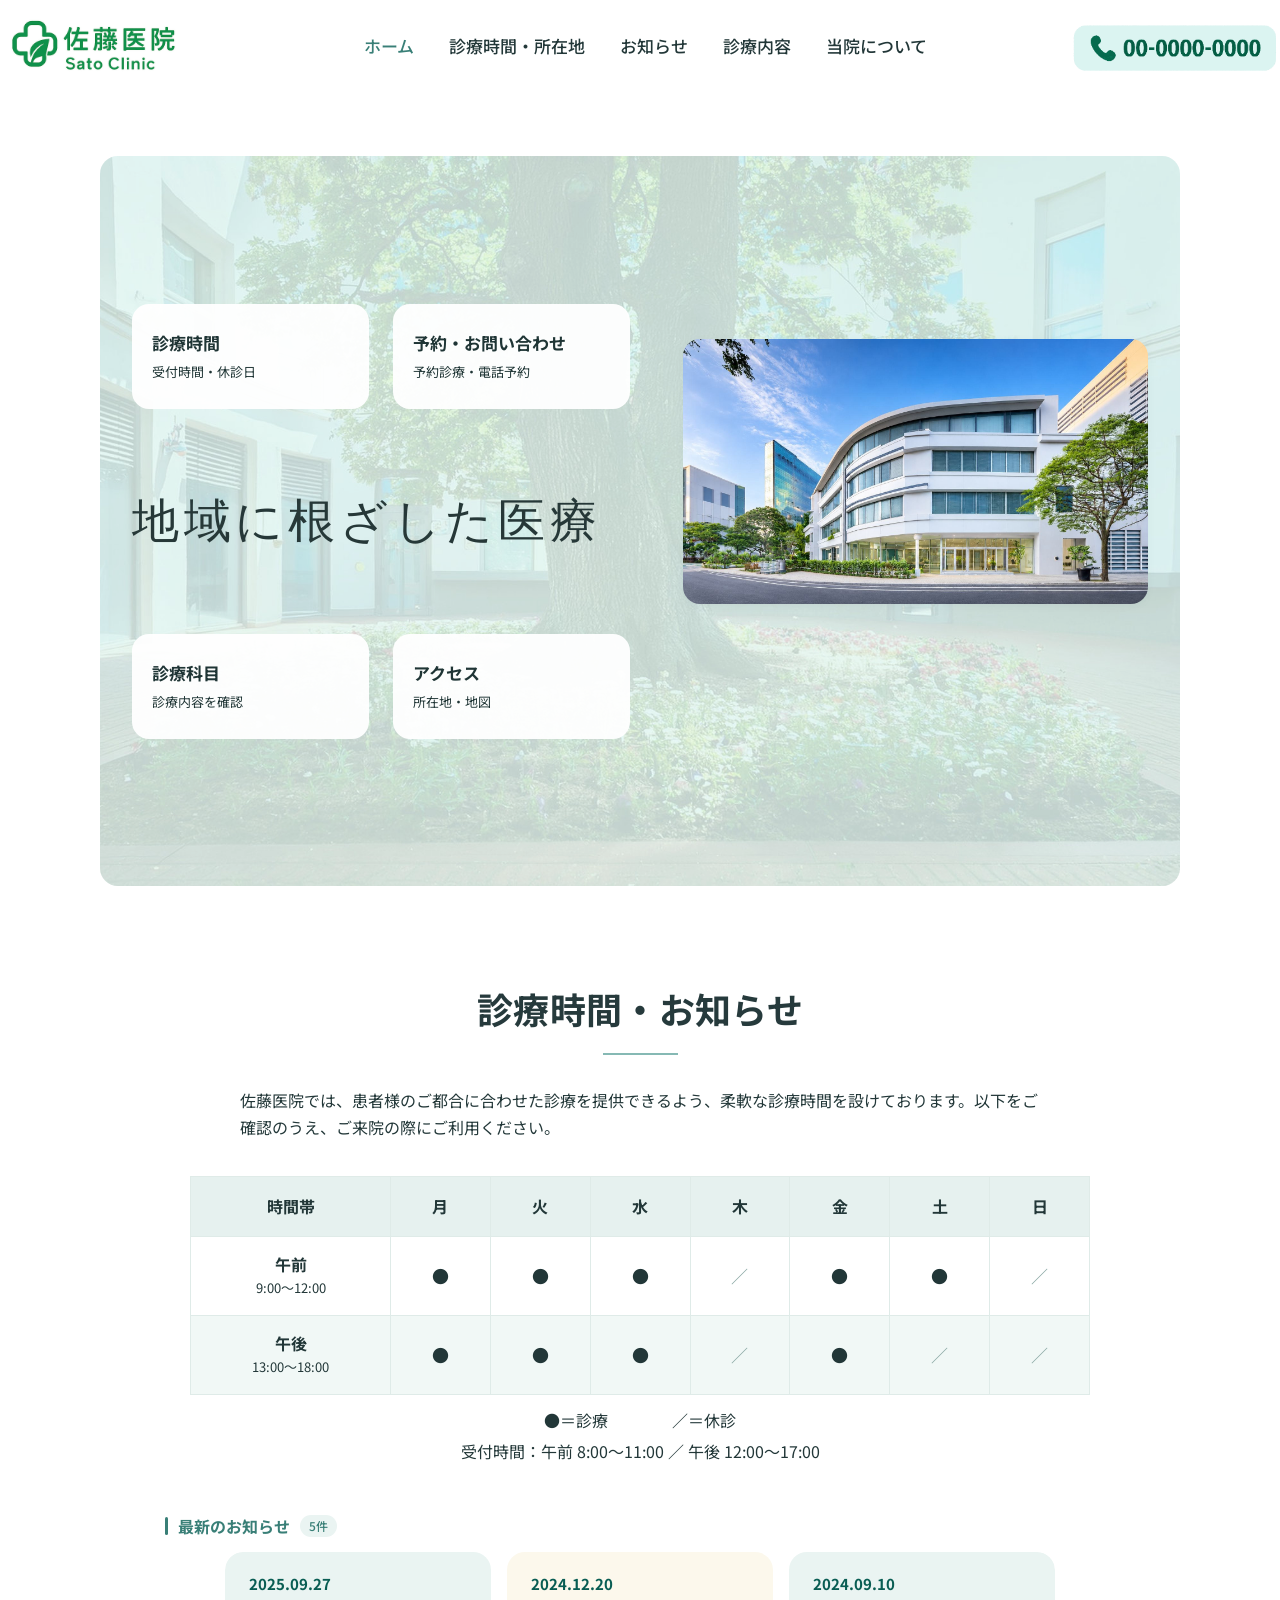
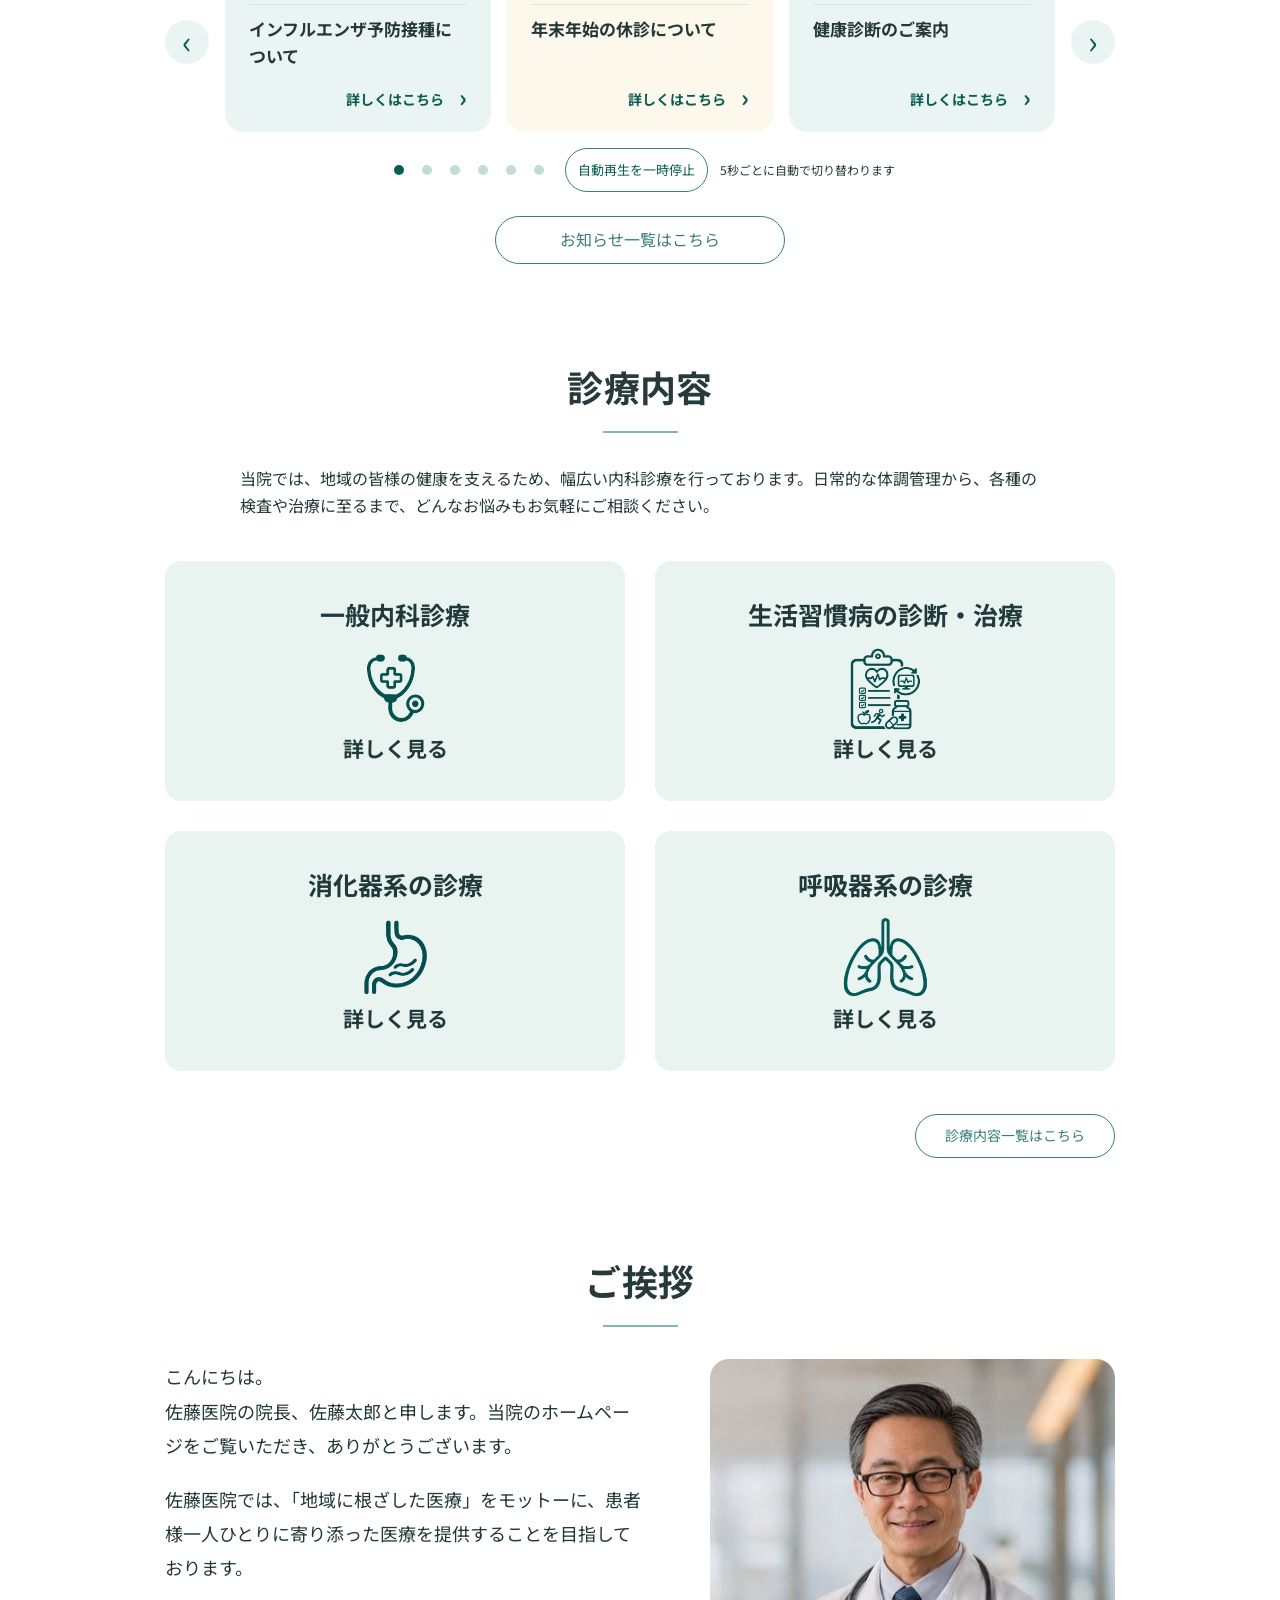
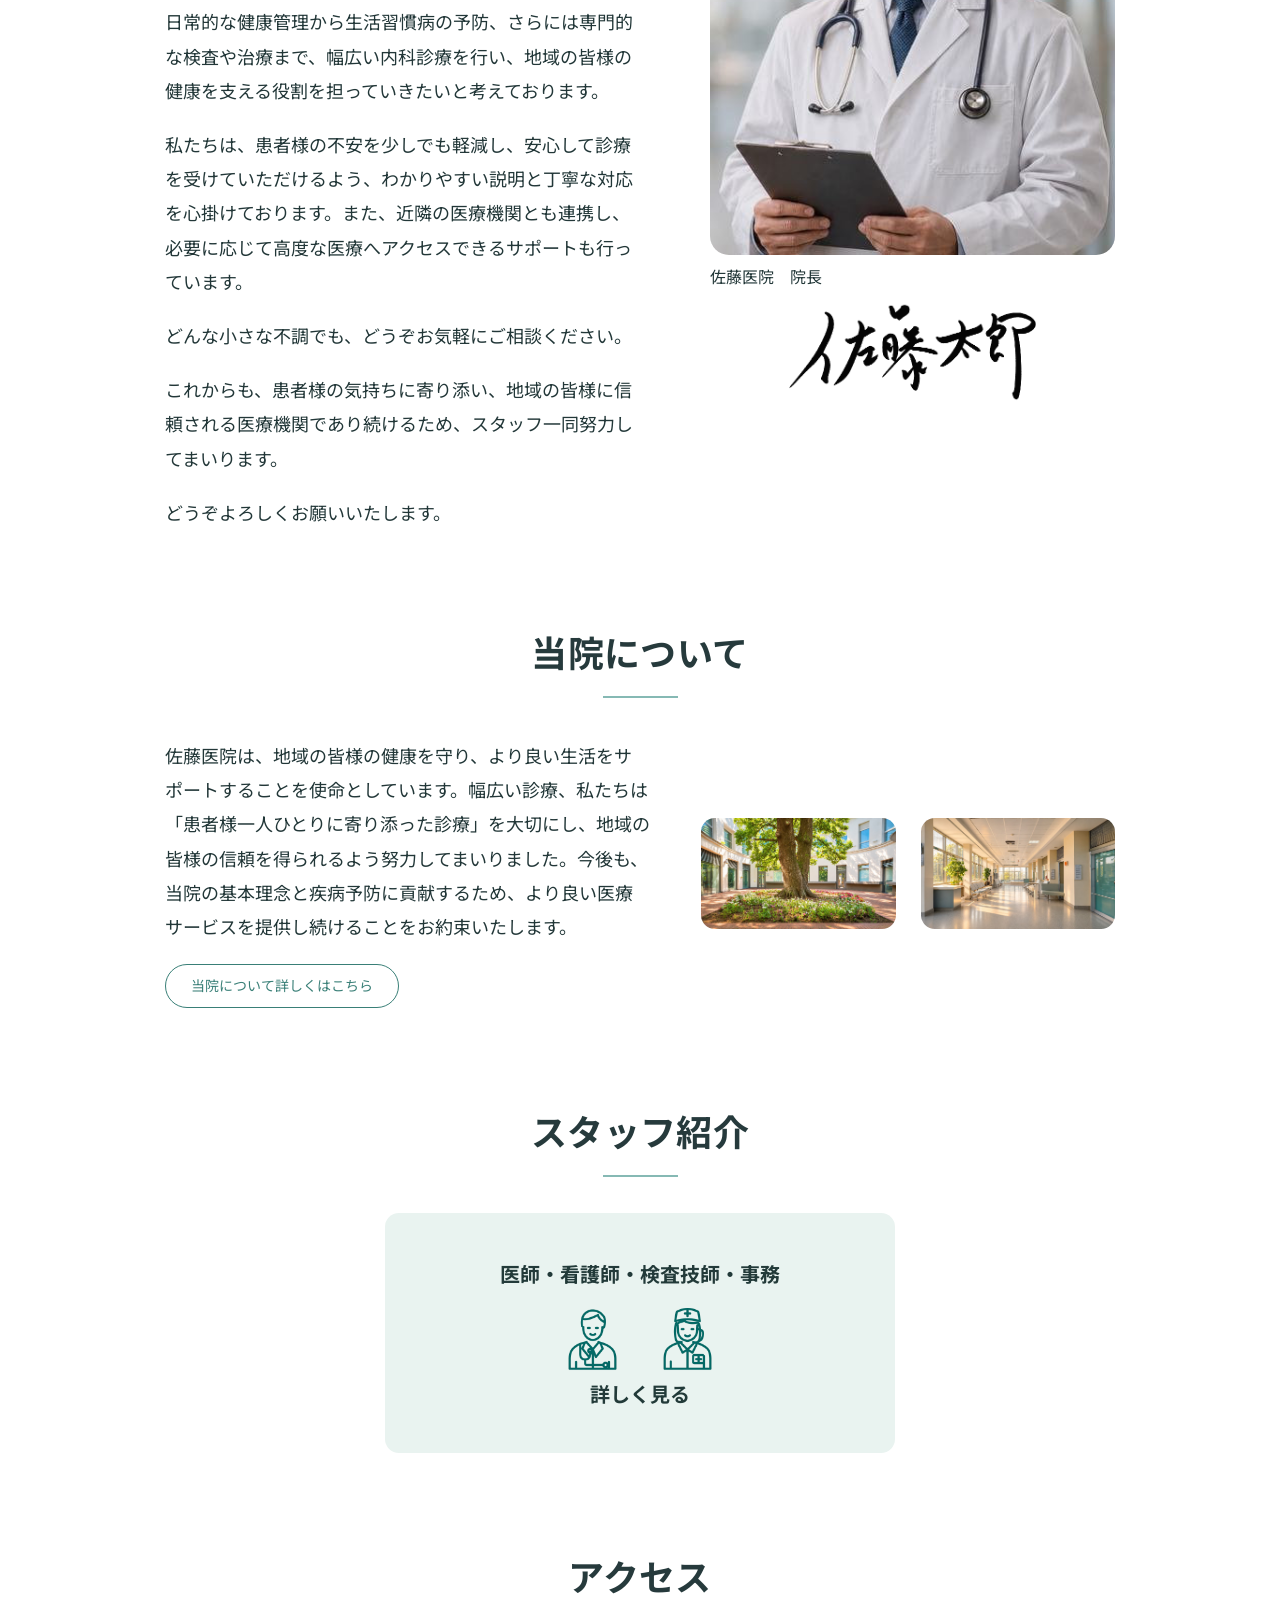
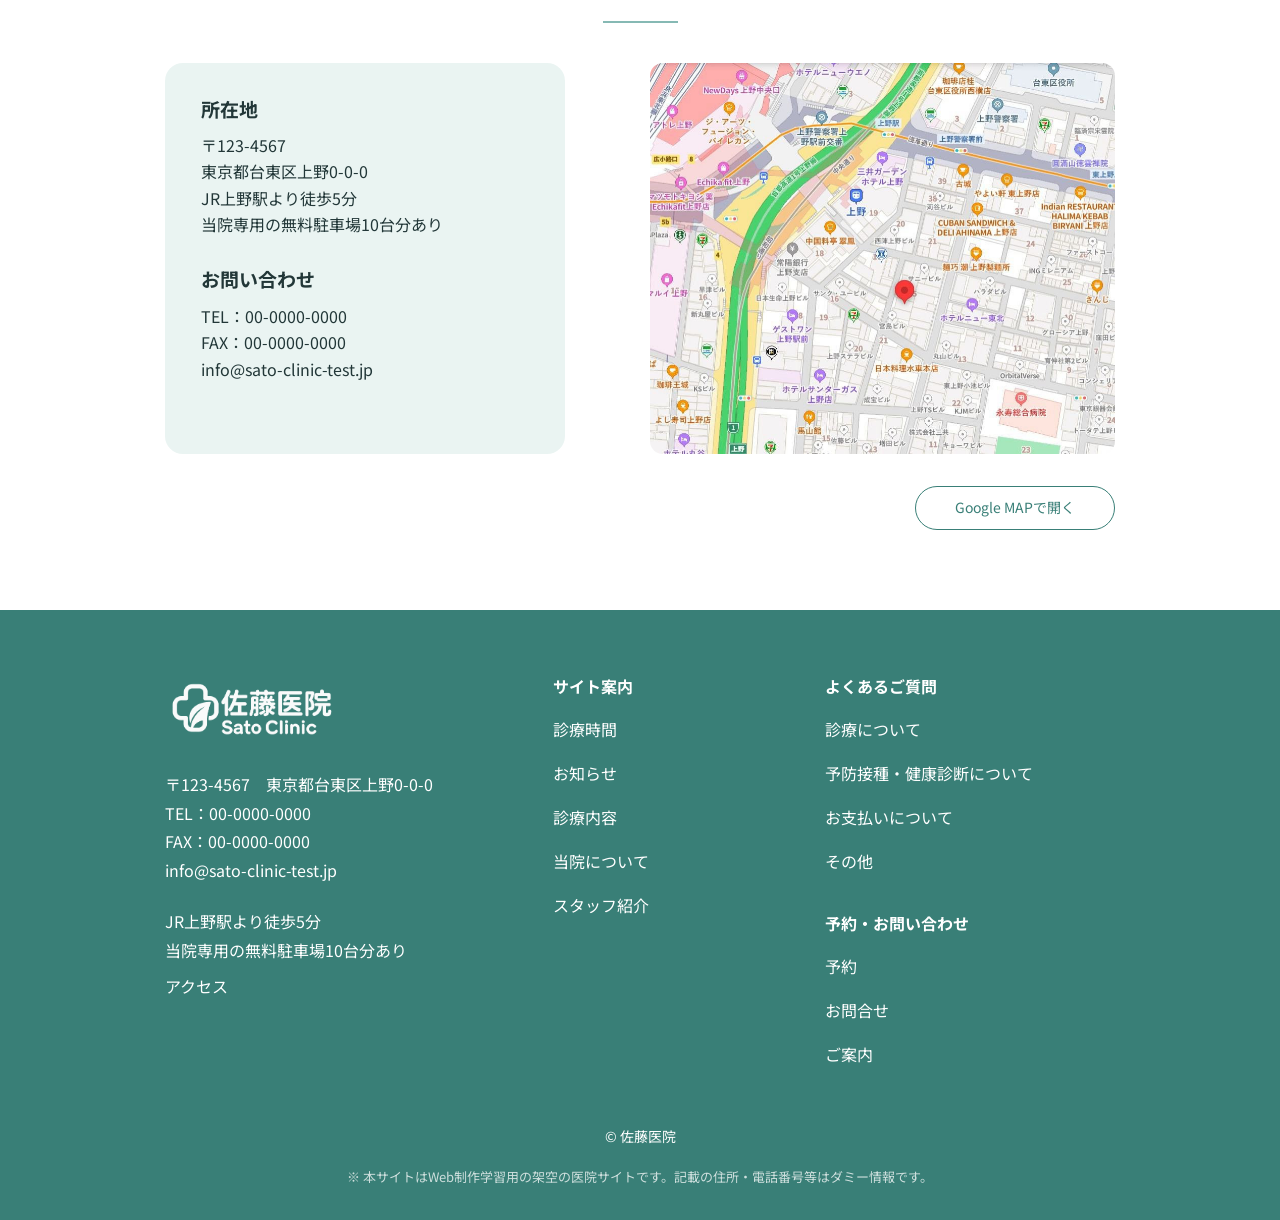
<file: index.html>
<!DOCTYPE html>
<html lang="ja">
<head>
  <meta charset="UTF-8">
  <meta name="viewport" content="width=device-width, initial-scale=1.0">
  <meta name="robots" content="noindex, nofollow">
  <meta name="description" content="佐藤医院のホームをご案内します。患者様一人ひとりに寄り添う、地域に根ざした医療を大切にしています。">
  <title>ホーム | 佐藤医院 Sato Clinic</title>
  <link rel="preconnect" href="https://fonts.googleapis.com">
  <link rel="preconnect" href="https://fonts.gstatic.com" crossorigin>
  <link href="https://fonts.googleapis.com/css2?family=Noto+Sans+JP:wght@400;500;600;700&display=swap" rel="stylesheet">
  <link rel="stylesheet" href="./css/style.css">
  <script src="./js/news-carousel.js" defer></script>
  <script src="./js/site-navigation.js" defer></script>
</head>
<body class="page-home">
<a class="skip-link" href="#main">本文へ移動</a>
<header class="site-header" id="top">
  <div class="site-header-inner">
    <a class="brand" href="./index.html" aria-label="佐藤医院 トップページ"><img src="./assets/logo-original.png" alt="佐藤医院 Sato Clinic" width="200" height="60"></a>
    <nav class="main-nav" id="main-navigation" aria-label="メインナビゲーション"><a href="./index.html" aria-current="page">ホーム</a><a href="./access.html">診療時間・所在地</a><a href="./news.html">お知らせ</a><a href="./services.html">診療内容</a><a href="./about.html">当院について</a></nav>
    <a class="header-phone" href="./access.html#contact" aria-label="お電話・お問い合わせのご案内"><img src="./assets/phone-badge.png" alt="電話 00-0000-0000" width="210" height="70"><svg class="header-phone-icon" viewBox="0 0 24 24" fill="none" stroke="currentColor" stroke-width="1.8" stroke-linecap="round" stroke-linejoin="round" aria-hidden="true" focusable="false"><path d="M22 16.9v3a2 2 0 0 1-2.2 2 19.8 19.8 0 0 1-8.6-3.1 19.5 19.5 0 0 1-6-6 19.8 19.8 0 0 1-3.1-8.6A2 2 0 0 1 4.1 2h3a2 2 0 0 1 2 1.7c.1 1 .4 2 .7 2.9a2 2 0 0 1-.5 2.1L8 10a16 16 0 0 0 6 6l1.3-1.3a2 2 0 0 1 2.1-.5c.9.3 1.9.6 2.9.7a2 2 0 0 1 1.7 2Z"/></svg></a>
    <button class="menu-toggle" type="button" aria-controls="main-navigation" aria-expanded="false" aria-label="メニューを開く" hidden><span class="menu-toggle-icon" aria-hidden="true"><span></span><span></span><span></span></span></button>
  </div>
</header>
<main id="main">
<section class="hero-section" aria-label="佐藤医院のご案内">
  <div class="hero-frame">
    <div class="hero-text-side">
      <div class="hero-small-links">
        <a href="./access.html#schedule" class="hero-link-tile"><strong>診療時間</strong><small>受付時間・休診日</small></a>
        <a href="./access.html#contact" class="hero-link-tile"><strong>予約・お問い合わせ</strong><small>予約診療・電話予約</small></a>
      </div>
      <h1>地域に根ざした医療</h1>
      <div class="hero-small-links bottom-links">
        <a href="./services.html" class="hero-link-tile"><strong>診療科目</strong><small>診療内容を確認</small></a>
        <a href="./access.html#location" class="hero-link-tile"><strong>アクセス</strong><small>所在地・地図</small></a>
      </div>
    </div>
    <img class="hero-building" src="./assets/hero-building.jpg" alt="佐藤医院の建物外観" width="650" height="455">
  </div>
</section>
<section class="home-schedule section-wrap" id="schedule-news">
  <h2 class="section-title">診療時間・お知らせ</h2>
  <p class="section-lead">佐藤医院では、患者様のご都合に合わせた診療を提供できるよう、柔軟な診療時間を設けております。<br>以下をご確認のうえ、ご来院の際にご利用ください。</p>
  <div class="schedule-scroll"><table class="schedule-table">
  <thead><tr><th scope="col">時間帯</th><th scope="col">月</th><th scope="col">火</th><th scope="col">水</th><th scope="col">木</th><th scope="col">金</th><th scope="col">土</th><th scope="col">日</th></tr></thead>
  <tbody>
    <tr><th scope="row">午前<small>9:00～12:00</small></th><td>●</td><td>●</td><td>●</td><td class="rest">／</td><td>●</td><td>●</td><td class="rest">／</td></tr>
    <tr><th scope="row">午後<small>13:00～18:00</small></th><td>●</td><td>●</td><td>●</td><td class="rest">／</td><td>●</td><td class="rest">／</td><td class="rest">／</td></tr>
  </tbody>
</table></div>
  <p class="schedule-legend"><span>●＝診療</span><span>／＝休診</span></p>
  <p class="schedule-note">受付時間：午前 8:00～11:00 ／ 午後 12:00～17:00</p>
  <div class="news-carousel" role="region" aria-roledescription="カルーセル" aria-labelledby="latest-news-heading">
    <div class="news-carousel-heading">
      <h3 id="latest-news-heading">最新のお知らせ</h3>
      <span class="news-count">5件</span>
    </div>
    <div class="news-carousel-stage">
      <button class="news-arrow news-prev" type="button" aria-label="前のお知らせへ" aria-controls="home-news-track" hidden>‹</button>
      <div class="news-viewport">
        <!-- 通常はnews.htmlから最新5件を取得。以下はファイル直接表示・通信失敗時の予備表示。 -->
        <ul class="home-news-list" id="home-news-track">
          <li class="home-news-item"><time datetime="2025-09-27">2025.09.27</time><h3 class="home-news-name">インフルエンザ予防接種について</h3><a class="news-card-link" href="./news-detail.html?id=news-1" aria-label="インフルエンザ予防接種について：詳しくはこちら">詳しくはこちら<span aria-hidden="true"> ›</span></a></li>
          <li class="home-news-item"><time datetime="2024-12-20">2024.12.20</time><h3 class="home-news-name">年末年始の休診について</h3><a class="news-card-link" href="./news-detail.html?id=news-2" aria-label="年末年始の休診について：詳しくはこちら">詳しくはこちら<span aria-hidden="true"> ›</span></a></li>
          <li class="home-news-item"><time datetime="2024-09-10">2024.09.10</time><h3 class="home-news-name">健康診断のご案内</h3><a class="news-card-link" href="./news-detail.html?id=news-3" aria-label="健康診断のご案内：詳しくはこちら">詳しくはこちら<span aria-hidden="true"> ›</span></a></li>
          <li class="home-news-item"><time datetime="2024-04-08">2024.04.08</time><h3 class="home-news-name">新型コロナウイルス対策について</h3><a class="news-card-link" href="./news-detail.html?id=news-4" aria-label="新型コロナウイルス対策について：詳しくはこちら">詳しくはこちら<span aria-hidden="true"> ›</span></a></li>
          <li class="home-news-item"><time datetime="2024-01-18">2024.01.18</time><h3 class="home-news-name">オンライン診察の導入について</h3><a class="news-card-link" href="./news-detail.html?id=news-5" aria-label="オンライン診察の導入について：詳しくはこちら">詳しくはこちら<span aria-hidden="true"> ›</span></a></li>
          <li class="home-news-item news-index-card"><a class="news-index-link" href="./news.html">お知らせ一覧はこちら</a></li>
        </ul>
      </div>
      <button class="news-arrow news-next" type="button" aria-label="次のお知らせへ" aria-controls="home-news-track" hidden>›</button>
    </div>
    <div class="news-carousel-controls" hidden>
      <div class="news-dots" role="group" aria-label="表示するお知らせを選択"></div>
      <button class="news-playback" type="button" aria-pressed="false">自動再生を一時停止</button>
      <span class="news-playback-note">5秒ごとに自動で切り替わります</span>
    </div>
    <p class="news-status" aria-live="polite" aria-atomic="true"></p>
  </div>
  <div class="section-action"><a href="./news.html" class="pill pill-outline">お知らせ一覧はこちら</a></div>
</section>
<section class="home-services section-wrap" id="services">
  <h2 class="section-title">診療内容</h2>
  <p class="section-lead">当院では、地域の皆様の健康を支えるため、幅広い内科診療を行っております。<br>日常的な体調管理から、各種の検査や治療に至るまで、どんなお悩みもお気軽にご相談ください。</p>
  <div class="home-service-grid"><a href="./services.html#service-1" class="home-service-card"><span class="service-card-title">一般内科診療</span><img src="./assets/icon-stethoscope.png" alt="" width="104" height="104"><span class="service-card-more">詳しく見る</span></a><a href="./services.html#service-2" class="home-service-card"><span class="service-card-title">生活習慣病の診断・治療</span><img src="./assets/icon-checkup.png" alt="" width="104" height="104"><span class="service-card-more">詳しく見る</span></a><a href="./services.html#service-3" class="home-service-card"><span class="service-card-title">消化器系の診療</span><img src="./assets/icon-stomach.png" alt="" width="104" height="104"><span class="service-card-more">詳しく見る</span></a><a href="./services.html#service-4" class="home-service-card"><span class="service-card-title">呼吸器系の診療</span><img src="./assets/icon-lungs.png" alt="" width="104" height="104"><span class="service-card-more">詳しく見る</span></a></div>
  <div class="section-action"><a href="./services.html" class="pill pill-outline">診療内容一覧はこちら</a></div>
</section>
<section class="home-greeting section-wrap" id="greeting">
  <h2 class="section-title">ご挨拶</h2>
  <div class="greeting-grid">
    <div class="greeting-copy"><p>こんにちは。<br>佐藤医院の院長、佐藤太郎と申します。当院のホームページをご覧いただき、ありがとうございます。</p>
<p>佐藤医院では、「地域に根ざした医療」をモットーに、患者様一人ひとりに寄り添った医療を提供することを目指しております。</p>
<p>日常的な健康管理から生活習慣病の予防、さらには専門的な検査や治療まで、幅広い内科診療を行い、地域の皆様の健康を支える役割を担っていきたいと考えております。</p>
<p>私たちは、患者様の不安を少しでも軽減し、安心して診療を受けていただけるよう、わかりやすい説明と丁寧な対応を心掛けております。また、近隣の医療機関とも連携し、必要に応じて高度な医療へアクセスできるサポートも行っています。</p>
<p>どんな小さな不調でも、どうぞお気軽にご相談ください。</p>
<p>これからも、患者様の気持ちに寄り添い、地域の皆様に信頼される医療機関であり続けるため、スタッフ一同努力してまいります。</p>
<p>どうぞよろしくお願いいたします。</p></div>
    <div class="greeting-portrait"><img src="./assets/director.jpg" alt="佐藤医院 院長 佐藤太郎" width="410" height="500"><p>佐藤医院　院長</p><img class="director-signature" src="./assets/director-signature.png" alt="佐藤太郎 署名" width="300" height="100"></div>
  </div>
</section>
<section class="home-about section-wrap" id="about">
  <h2 class="section-title">当院について</h2>
  <div class="about-teaser">
    <div class="about-teaser-copy"><p>佐藤医院は、地域の皆様の健康を守り、より良い生活をサポートすることを使命としています。幅広い診療、私たちは「患者様一人ひとりに寄り添った診療」を大切にし、地域の皆様の信頼を得られるよう努力してまいりました。今後も、当院の基本理念と疾病予防に貢献するため、より良い医療サービスを提供し続けることをお約束いたします。</p><a class="pill pill-outline" href="./about.html">当院について詳しくはこちら</a></div>
    <div class="about-teaser-images"><img src="./assets/courtyard-warm.jpg" alt="明るい中庭" width="300" height="330"><img src="./assets/hallway-warm.jpg" alt="清潔感のある院内廊下" width="300" height="330"></div>
  </div>
</section>
<section class="home-staff section-wrap" id="staff">
  <h2 class="section-title">スタッフ紹介</h2>
  <a href="./about.html#staff" class="staff-teaser-card"><strong>医師・看護師・検査技師・事務</strong><span class="staff-teaser-icons"><img src="./assets/icon-doctor.png" alt=""><img src="./assets/icon-nurse.png" alt=""></span><span>詳しく見る</span></a>
</section>
<section class="home-access section-wrap" id="access">
  <h2 class="section-title">アクセス</h2>
  <div class="home-access-grid">
    <div class="access-info-card"><h3>所在地</h3><p>〒123-4567<br>東京都台東区上野0-0-0<br>JR上野駅より徒歩5分<br>当院専用の無料駐車場10台分あり</p>
      <h3>お問い合わせ</h3><p>TEL：00-0000-0000<br>FAX：00-0000-0000<br>info@sato-clinic-test.jp</p></div>
    <img class="home-access-map" src="./assets/map-ueno.jpg" alt="上野駅周辺の案内地図（イメージ）" width="600" height="420">
  </div>
  <div class="section-action"><a href="https://www.google.com/maps/search/?api=1&amp;query=%E4%B8%8A%E9%87%8E%E9%A7%85" target="_blank" rel="noopener noreferrer" class="pill pill-outline">Google MAPで開く</a></div>
</section>
</main>
<footer class="site-footer">
  <div class="footer-inner">
    <div class="footer-grid">
      <div class="footer-identity">
        <a href="./index.html" aria-label="佐藤医院 トップページ"><img src="./assets/logo-white.png" alt="佐藤医院 Sato Clinic" width="190" height="76" class="footer-logo"></a>
        <address>
          〒123-4567　東京都台東区上野0-0-0<br>
          TEL：00-0000-0000<br>
          FAX：00-0000-0000<br>
          info@sato-clinic-test.jp
        </address>
        <p>JR上野駅より徒歩5分<br>当院専用の無料駐車場10台分あり<br><a href="./access.html#location">アクセス</a></p>
      </div>
      <nav class="footer-menu" aria-label="サイト案内">
        <span class="footer-menu-heading">サイト案内</span>
        <a href="./access.html#schedule">診療時間</a>
        <a href="./news.html">お知らせ</a>
        <a href="./services.html">診療内容</a>
        <a href="./about.html">当院について</a>
        <a href="./about.html#staff">スタッフ紹介</a>
      </nav>
      <div class="footer-support">
      <nav class="footer-menu" aria-label="よくあるご質問">
        <span class="footer-menu-heading">よくあるご質問</span>
        <a href="./services.html">診療について</a>
        <a href="./services.html#service-6">予防接種・健康診断について</a>
        <a href="./access.html#contact">お支払いについて</a>
        <a href="./access.html#location">その他</a>
      </nav>
      <nav class="footer-menu" aria-label="予約・お問い合わせ">
        <span class="footer-menu-heading">予約・お問い合わせ</span>
        <a href="./access.html#contact">予約</a>
        <a href="./access.html#contact">お問合せ</a>
        <a href="./access.html#location">ご案内</a>
      </nav>
      </div>
    </div>
    <p class="footer-copyright">© 佐藤医院</p>
    <p class="footer-disclaimer">※ 本サイトはWeb制作学習用の架空の医院サイトです。記載の住所・電話番号等はダミー情報です。</p>
  </div>
</footer>
</body>
</html>
</file>
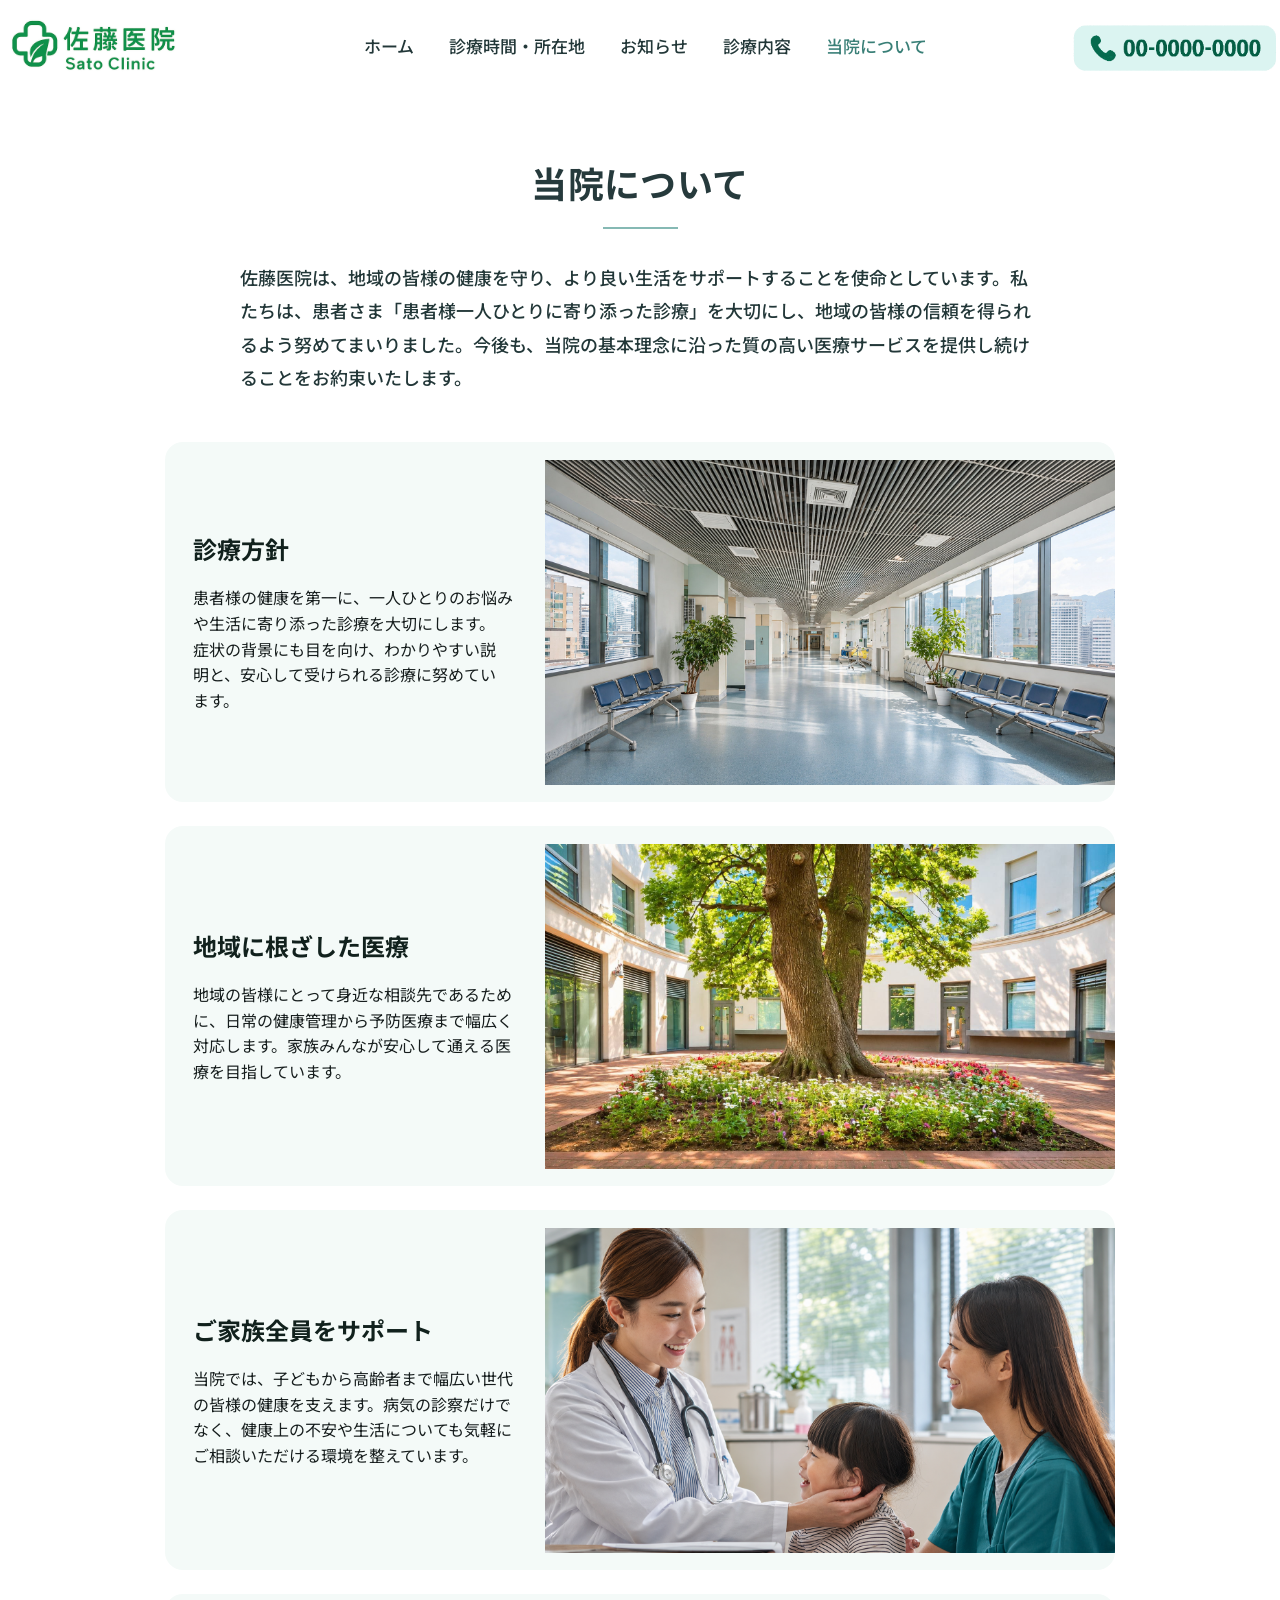
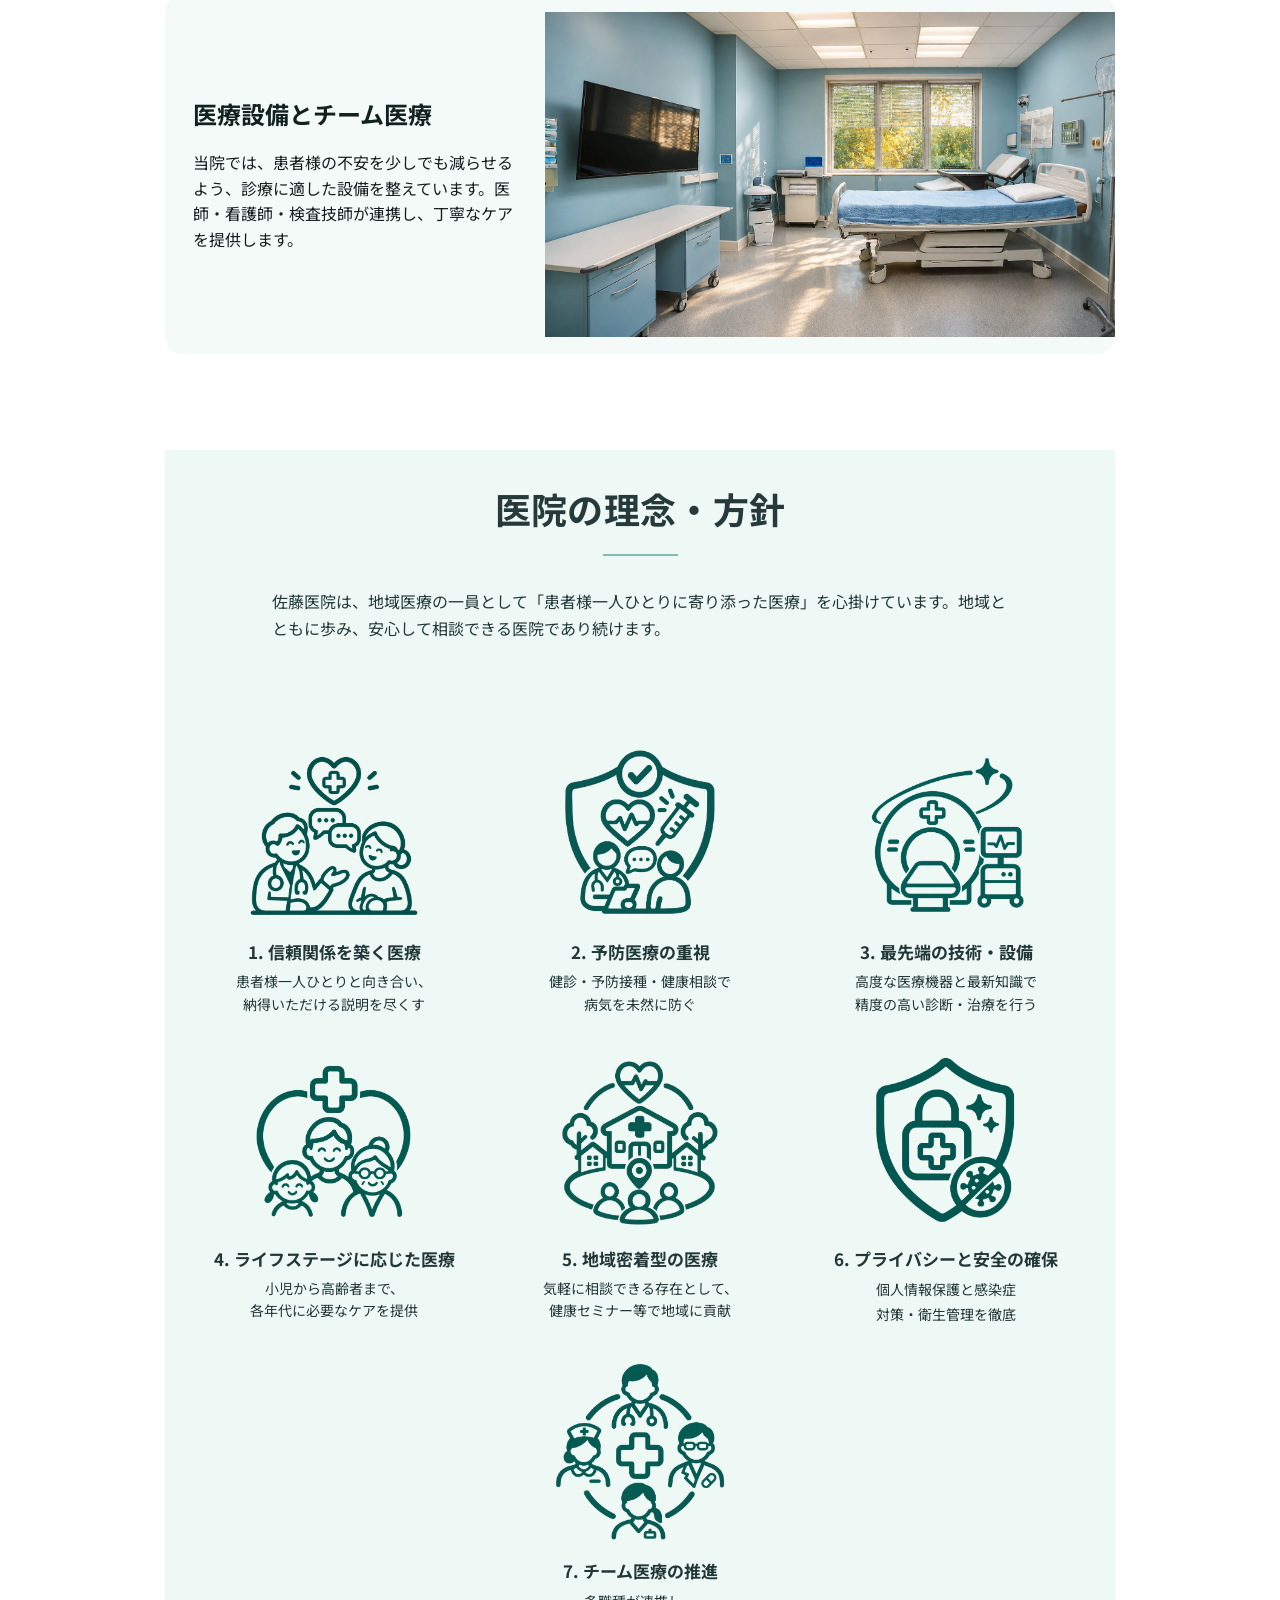
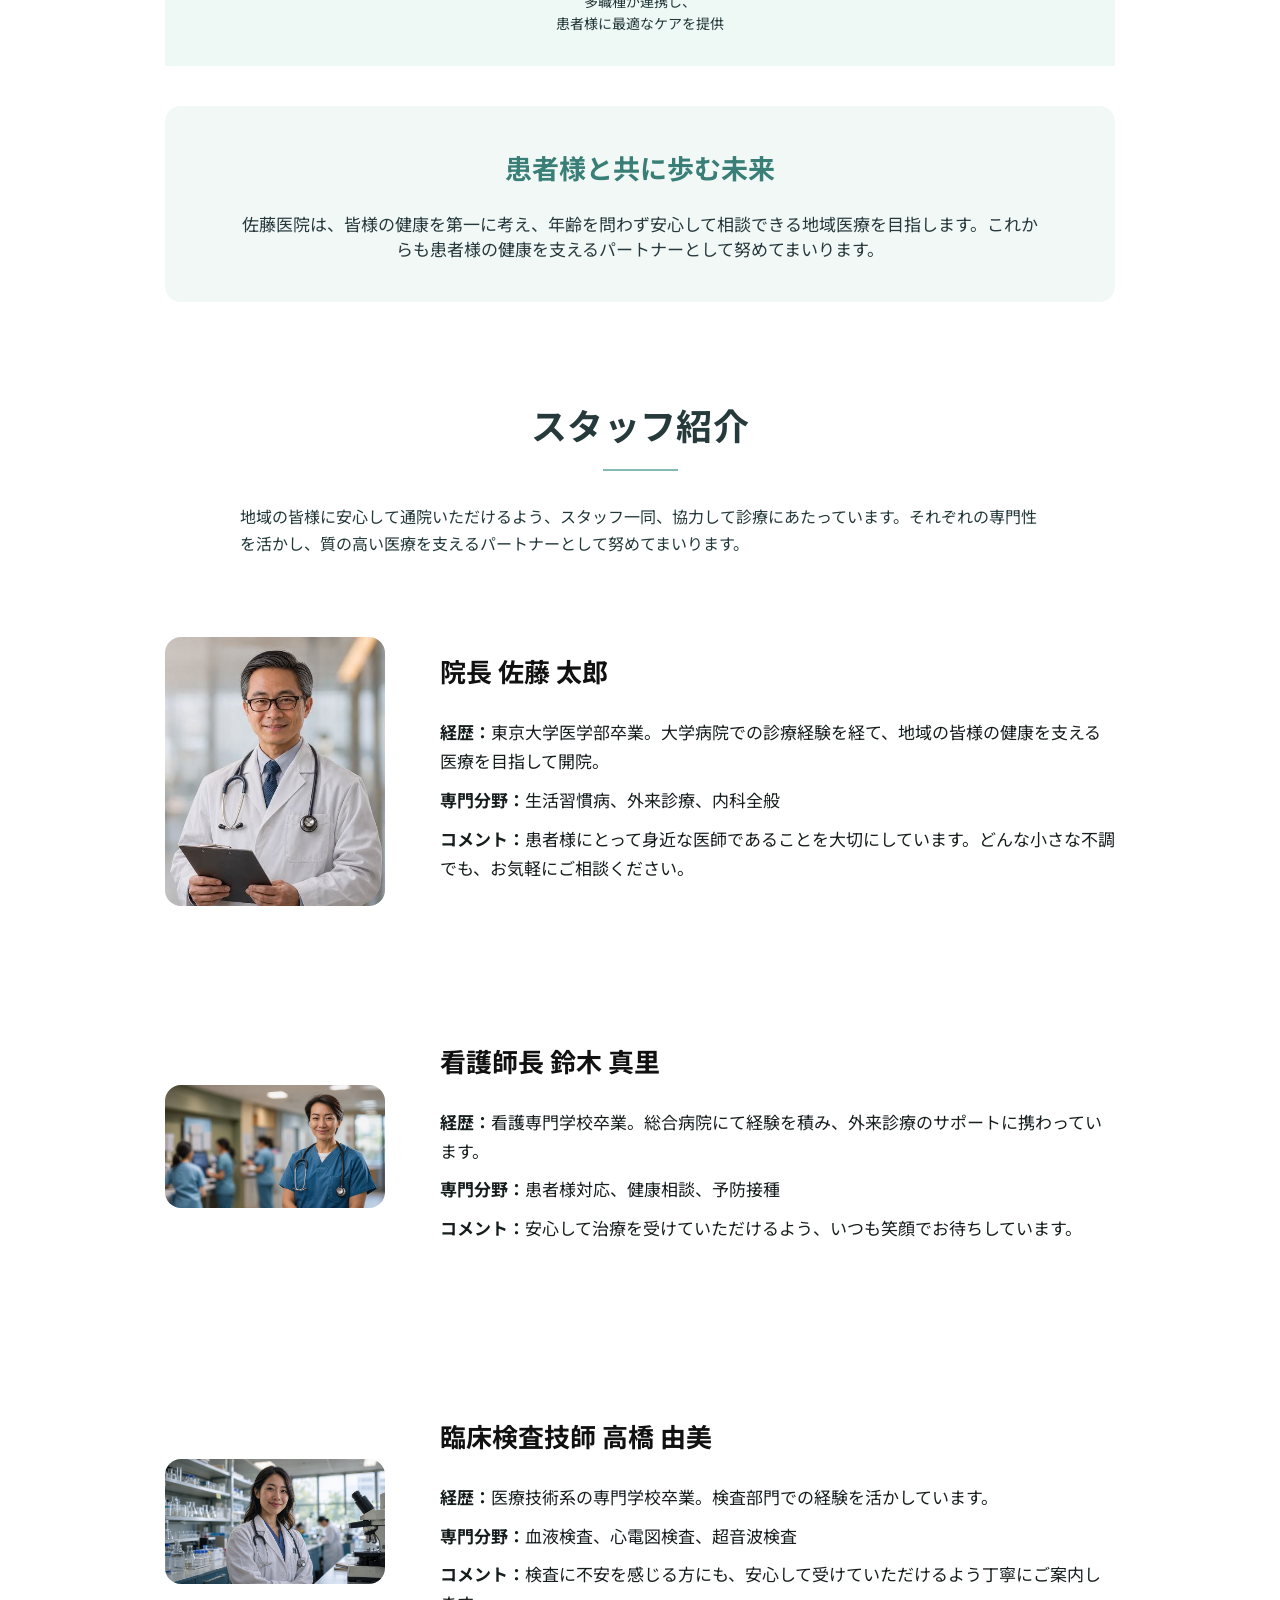
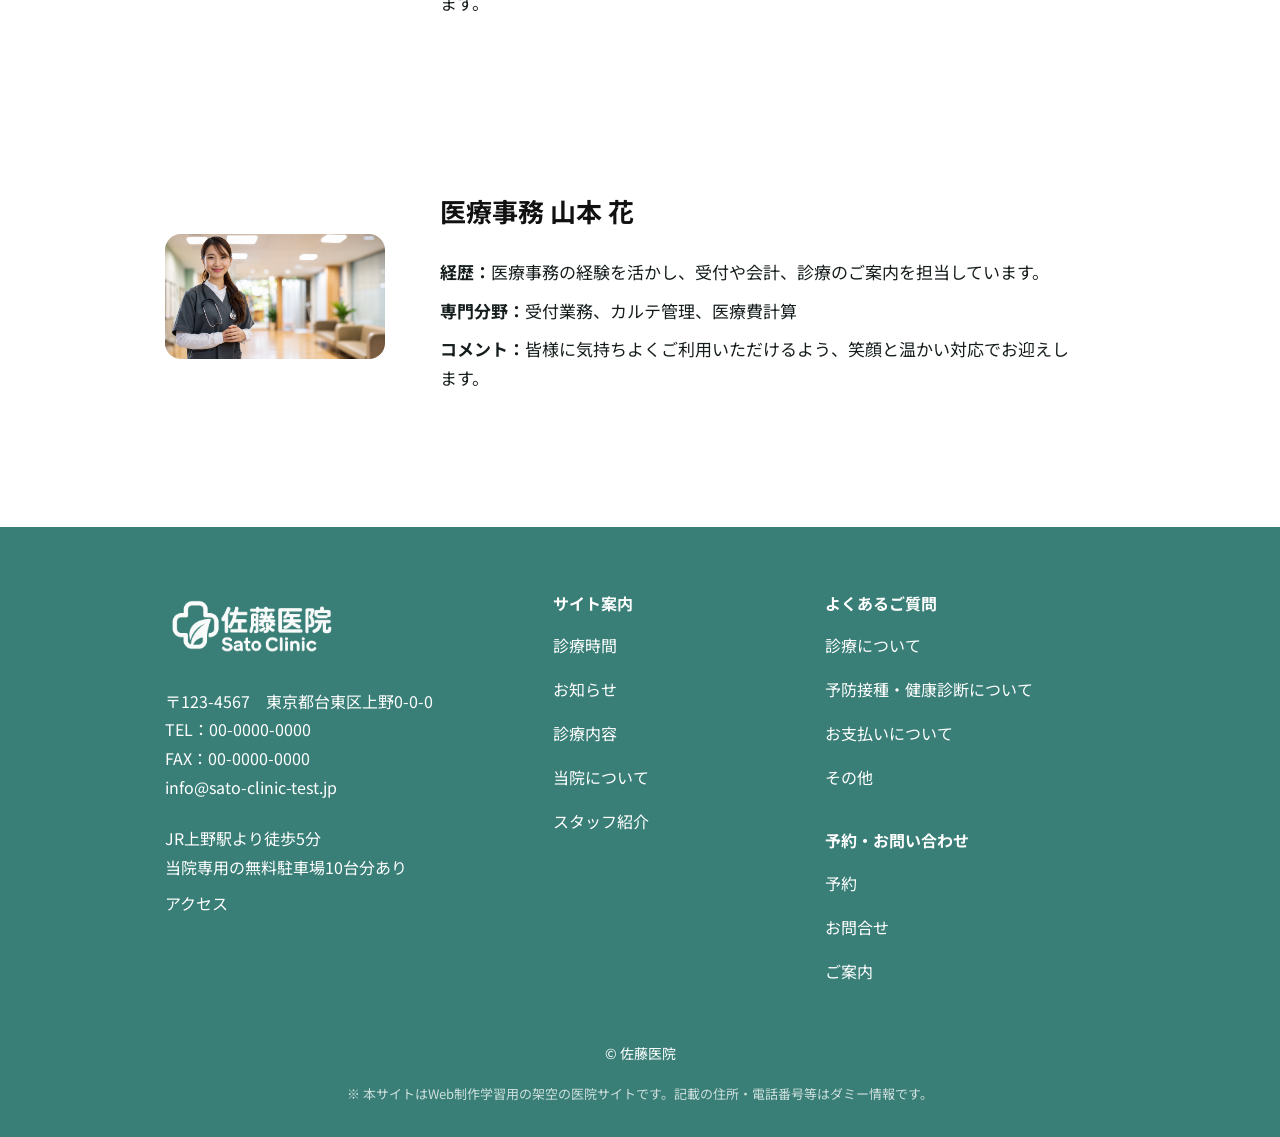
<file: about.html>
<!DOCTYPE html>
<html lang="ja">
<head>
  <meta charset="UTF-8">
  <meta name="viewport" content="width=device-width, initial-scale=1.0">
  <meta name="robots" content="noindex, nofollow">
  <meta name="description" content="佐藤医院の当院についてをご案内します。患者様一人ひとりに寄り添う、地域に根ざした医療を大切にしています。">
  <title>当院について | 佐藤医院 Sato Clinic</title>
  <link rel="preconnect" href="https://fonts.googleapis.com">
  <link rel="preconnect" href="https://fonts.gstatic.com" crossorigin>
  <link href="https://fonts.googleapis.com/css2?family=Noto+Sans+JP:wght@400;500;600;700&display=swap" rel="stylesheet">
  <link rel="stylesheet" href="./css/style.css">
  <script src="./js/site-navigation.js" defer></script>
</head>
<body class="page-about">
<a class="skip-link" href="#main">本文へ移動</a>
<header class="site-header" id="top">
  <div class="site-header-inner">
    <a class="brand" href="./index.html" aria-label="佐藤医院 トップページ"><img src="./assets/logo-original.png" alt="佐藤医院 Sato Clinic" width="200" height="60"></a>
    <nav class="main-nav" id="main-navigation" aria-label="メインナビゲーション"><a href="./index.html">ホーム</a><a href="./access.html">診療時間・所在地</a><a href="./news.html">お知らせ</a><a href="./services.html">診療内容</a><a href="./about.html" aria-current="page">当院について</a></nav>
    <a class="header-phone" href="./access.html#contact" aria-label="お電話・お問い合わせのご案内"><img src="./assets/phone-badge.png" alt="電話 00-0000-0000" width="210" height="70"><svg class="header-phone-icon" viewBox="0 0 24 24" fill="none" stroke="currentColor" stroke-width="1.8" stroke-linecap="round" stroke-linejoin="round" aria-hidden="true" focusable="false"><path d="M22 16.9v3a2 2 0 0 1-2.2 2 19.8 19.8 0 0 1-8.6-3.1 19.5 19.5 0 0 1-6-6 19.8 19.8 0 0 1-3.1-8.6A2 2 0 0 1 4.1 2h3a2 2 0 0 1 2 1.7c.1 1 .4 2 .7 2.9a2 2 0 0 1-.5 2.1L8 10a16 16 0 0 0 6 6l1.3-1.3a2 2 0 0 1 2.1-.5c.9.3 1.9.6 2.9.7a2 2 0 0 1 1.7 2Z"/></svg></a>
    <button class="menu-toggle" type="button" aria-controls="main-navigation" aria-expanded="false" aria-label="メニューを開く" hidden><span class="menu-toggle-icon" aria-hidden="true"><span></span><span></span><span></span></span></button>
  </div>
</header>
<main id="main">
<section class="subpage-section about-page-content">
  <h2 class="section-title">当院について</h2>
  <p class="about-page-lead">佐藤医院は、地域の皆様の健康を守り、より良い生活をサポートすることを使命としています。<br>私たちは、患者さま「患者様一人ひとりに寄り添った診療」を大切にし、地域の皆様の信頼を得られるよう努めてまいりました。今後も、当院の基本理念に沿った質の高い医療サービスを提供し続けることをお約束いたします。</p>
  <div class="about-feature-list"><article class="about-feature-card"><img src="./assets/corridor-bright.jpg" alt="" loading="eager"><div class="about-feature-text"><h3>診療方針</h3><p>患者様の健康を第一に、一人ひとりのお悩みや生活に寄り添った診療を大切にします。症状の背景にも目を向け、わかりやすい説明と、安心して受けられる診療に努めています。</p></div></article>
<article class="about-feature-card"><img src="./assets/courtyard-warm.jpg" alt="" loading="eager"><div class="about-feature-text"><h3>地域に根ざした医療</h3><p>地域の皆様にとって身近な相談先であるために、日常の健康管理から予防医療まで幅広く対応します。家族みんなが安心して通える医療を目指しています。</p></div></article>
<!-- 変更：ご家族全員をサポートの写真を、男性の写真から「優しい小児科診察のひととき」に差し替え。 -->
<article class="about-feature-card"><img src="./assets/優しい小児科診察のひととき.png" alt="母親に見守られながら、女性医師の診察を受ける子ども" loading="eager"><div class="about-feature-text"><h3>ご家族全員をサポート</h3><p>当院では、子どもから高齢者まで幅広い世代の皆様の健康を支えます。病気の診察だけでなく、健康上の不安や生活についても気軽にご相談いただける環境を整えています。</p></div></article>
<article class="about-feature-card"><img src="./assets/room-blue.jpg" alt="" loading="eager"><div class="about-feature-text"><h3>医療設備とチーム医療</h3><p>当院では、患者様の不安を少しでも減らせるよう、診療に適した設備を整えています。医師・看護師・検査技師が連携し、丁寧なケアを提供します。</p></div></article></div>
  <section class="principles-section">
    <!-- 変更：見出し・導入文・7項目を同じ背景の枠で囲み、ひとまとまりの内容として見せる。 -->
    <div class="principles-panel">
    <h2 class="section-title">医院の理念・方針</h2>
    <p class="section-lead">佐藤医院は、地域医療の一員として「患者様一人ひとりに寄り添った医療」を心掛けています。<br>地域とともに歩み、安心して相談できる医院であり続けます。</p>
    <!-- 変更：Figmaの番号・見出し・説明文と、各項目専用のイラストに合わせる。HTMLは読み上げ時に自然な番号順を維持。 -->
    <!-- 変更：PCは番号順に「1・2・3／4・5・6／中央に7」、スマートフォンは1〜7の縦並びにする。 -->
    <ol class="principles-grid">
      <!-- 変更：本文は原文のまま、意味のまとまりをspanで囲み、単語の途中や文末だけでの改行を防ぐ。 -->
      <li class="principle principle-1"><img src="./assets/img/1. 信頼関係を築く医療img.png" alt="" loading="lazy" width="1254" height="1254"><h4>1. 信頼関係を築く医療</h4><p><span class="principle-phrase">患者様一人ひとりと向き合い、</span><span class="principle-phrase">納得いただける説明を尽くす</span></p></li>
      <li class="principle principle-2"><img src="./assets/img/2. 予防医療の重視img.png" alt="" loading="lazy" width="1254" height="1254"><h4>2. 予防医療の重視</h4><p><span class="principle-phrase">健診・予防接種・健康相談で</span><span class="principle-phrase">病気を未然に防ぐ</span></p></li>
      <li class="principle principle-3"><img src="./assets/img/3. 最先端の技術・設備img.png" alt="" loading="lazy" width="1254" height="1254"><h4>3. 最先端の技術・設備</h4><p><span class="principle-phrase">高度な医療機器と最新知識で</span><span class="principle-phrase">精度の高い診断・治療を行う</span></p></li>
      <li class="principle principle-4"><img src="./assets/img/4. ライフステージに応じた医療img.png" alt="" loading="lazy" width="1254" height="1254"><h4>4. ライフステージに応じた医療</h4><p><span class="principle-phrase">小児から高齢者まで、</span><span class="principle-phrase">各年代に必要なケアを提供</span></p></li>
      <!-- 変更：5番の説明文は、添付デザインの読み取り内容をご確認いただいた原稿で確定。 -->
      <!-- 変更：5番は文章を変えず、ご指定の読点の直後で改行して2行に揃える。 -->
      <li class="principle principle-5"><img src="./assets/img/5. 地域密着型の医療img.png" alt="" loading="lazy" width="1254" height="1254"><h4>5. 地域密着型の医療</h4><p>気軽に相談できる存在として、<br>健康セミナー等で地域に貢献</p></li>
      <li class="principle principle-6"><img src="./assets/img/6. プライバシーと安全の確保img.png" alt="" loading="lazy" width="1254" height="1254"><h4>6. プライバシーと安全の確保</h4><p>個人情報保護と感染症対策・衛生管理を徹底</p></li>
      <li class="principle principle-7"><img src="./assets/img/7. チーム医療の推進img.png" alt="" loading="lazy" width="1254" height="1254"><h4>7. チーム医療の推進</h4><p><span class="principle-phrase">多職種が連携し、</span><span class="principle-phrase">患者様に最適なケアを提供</span></p></li>
    </ol>
    </div>
    <!-- 変更：未来への想いは専用の背景ボックスにまとめ、文章はそのまま中央揃えで表示する。 -->
    <div class="future-panel">
      <h3 class="principles-subtitle">患者様と共に歩む未来</h3><p class="principles-afterword">佐藤医院は、皆様の健康を第一に考え、年齢を問わず安心して相談できる地域医療を目指します。<br>これからも患者様の健康を支えるパートナーとして努めてまいります。</p>
    </div>
  </section>
  <section class="staff-section" id="staff"><h2 class="section-title">スタッフ紹介</h2>
  <p class="section-lead">地域の皆様に安心して通院いただけるよう、スタッフ一同、協力して診療にあたっています。<br>それぞれの専門性を活かし、質の高い医療を支えるパートナーとして努めてまいります。</p>
  <div class="staff-profiles"><article class="staff-profile"><img src="./assets/director.jpg" alt="院長 佐藤 太郎" loading="eager"><div class="staff-bio"><h4>院長 佐藤 太郎</h4><p><strong>経歴：</strong>東京大学医学部卒業。大学病院での診療経験を経て、地域の皆様の健康を支える医療を目指して開院。</p><p><strong>専門分野：</strong>生活習慣病、外来診療、内科全般</p><p><strong>コメント：</strong>患者様にとって身近な医師であることを大切にしています。どんな小さな不調でも、お気軽にご相談ください。</p></div></article>
<article class="staff-profile"><img src="./assets/N%20Suzuki%20mari.png" alt="看護師長 鈴木 真里" loading="eager"><div class="staff-bio"><h4>看護師長 鈴木 真里</h4><p><strong>経歴：</strong>看護専門学校卒業。総合病院にて経験を積み、外来診療のサポートに携わっています。</p><p><strong>専門分野：</strong>患者様対応、健康相談、予防接種</p><p><strong>コメント：</strong>安心して治療を受けていただけるよう、いつも笑顔でお待ちしています。</p></div></article>
<article class="staff-profile"><img src="./assets/N%20takahasi%20yumi.png" alt="臨床検査技師 高橋 由美" loading="eager"><div class="staff-bio"><h4>臨床検査技師 高橋 由美</h4><p><strong>経歴：</strong>医療技術系の専門学校卒業。検査部門での経験を活かしています。</p><p><strong>専門分野：</strong>血液検査、心電図検査、超音波検査</p><p><strong>コメント：</strong>検査に不安を感じる方にも、安心して受けていただけるよう丁寧にご案内します。</p></div></article>
<article class="staff-profile"><img src="./assets/N%20yamamoto%20hana.png" alt="医療事務 山本 花" loading="eager"><div class="staff-bio"><h4>医療事務 山本 花</h4><p><strong>経歴：</strong>医療事務の経験を活かし、受付や会計、診療のご案内を担当しています。</p><p><strong>専門分野：</strong>受付業務、カルテ管理、医療費計算</p><p><strong>コメント：</strong>皆様に気持ちよくご利用いただけるよう、笑顔と温かい対応でお迎えします。</p></div></article></div>
  </section>
</section>
</main>
<footer class="site-footer">
  <div class="footer-inner">
    <div class="footer-grid">
      <div class="footer-identity">
        <a href="./index.html" aria-label="佐藤医院 トップページ"><img src="./assets/logo-white.png" alt="佐藤医院 Sato Clinic" width="190" height="76" class="footer-logo"></a>
        <address>
          〒123-4567　東京都台東区上野0-0-0<br>
          TEL：00-0000-0000<br>
          FAX：00-0000-0000<br>
          info@sato-clinic-test.jp
        </address>
        <p>JR上野駅より徒歩5分<br>当院専用の無料駐車場10台分あり<br><a href="./access.html#location">アクセス</a></p>
      </div>
      <nav class="footer-menu" aria-label="サイト案内">
        <span class="footer-menu-heading">サイト案内</span>
        <a href="./access.html#schedule">診療時間</a>
        <a href="./news.html">お知らせ</a>
        <a href="./services.html">診療内容</a>
        <a href="./about.html">当院について</a>
        <a href="./about.html#staff">スタッフ紹介</a>
      </nav>
      <div class="footer-support">
      <nav class="footer-menu" aria-label="よくあるご質問">
        <span class="footer-menu-heading">よくあるご質問</span>
        <a href="./services.html">診療について</a>
        <a href="./services.html#service-6">予防接種・健康診断について</a>
        <a href="./access.html#contact">お支払いについて</a>
        <a href="./access.html#location">その他</a>
      </nav>
      <nav class="footer-menu" aria-label="予約・お問い合わせ">
        <span class="footer-menu-heading">予約・お問い合わせ</span>
        <a href="./access.html#contact">予約</a>
        <a href="./access.html#contact">お問合せ</a>
        <a href="./access.html#location">ご案内</a>
      </nav>
      </div>
    </div>
    <p class="footer-copyright">© 佐藤医院</p>
    <p class="footer-disclaimer">※ 本サイトはWeb制作学習用の架空の医院サイトです。記載の住所・電話番号等はダミー情報です。</p>
  </div>
</footer>
</body>
</html>
</file>
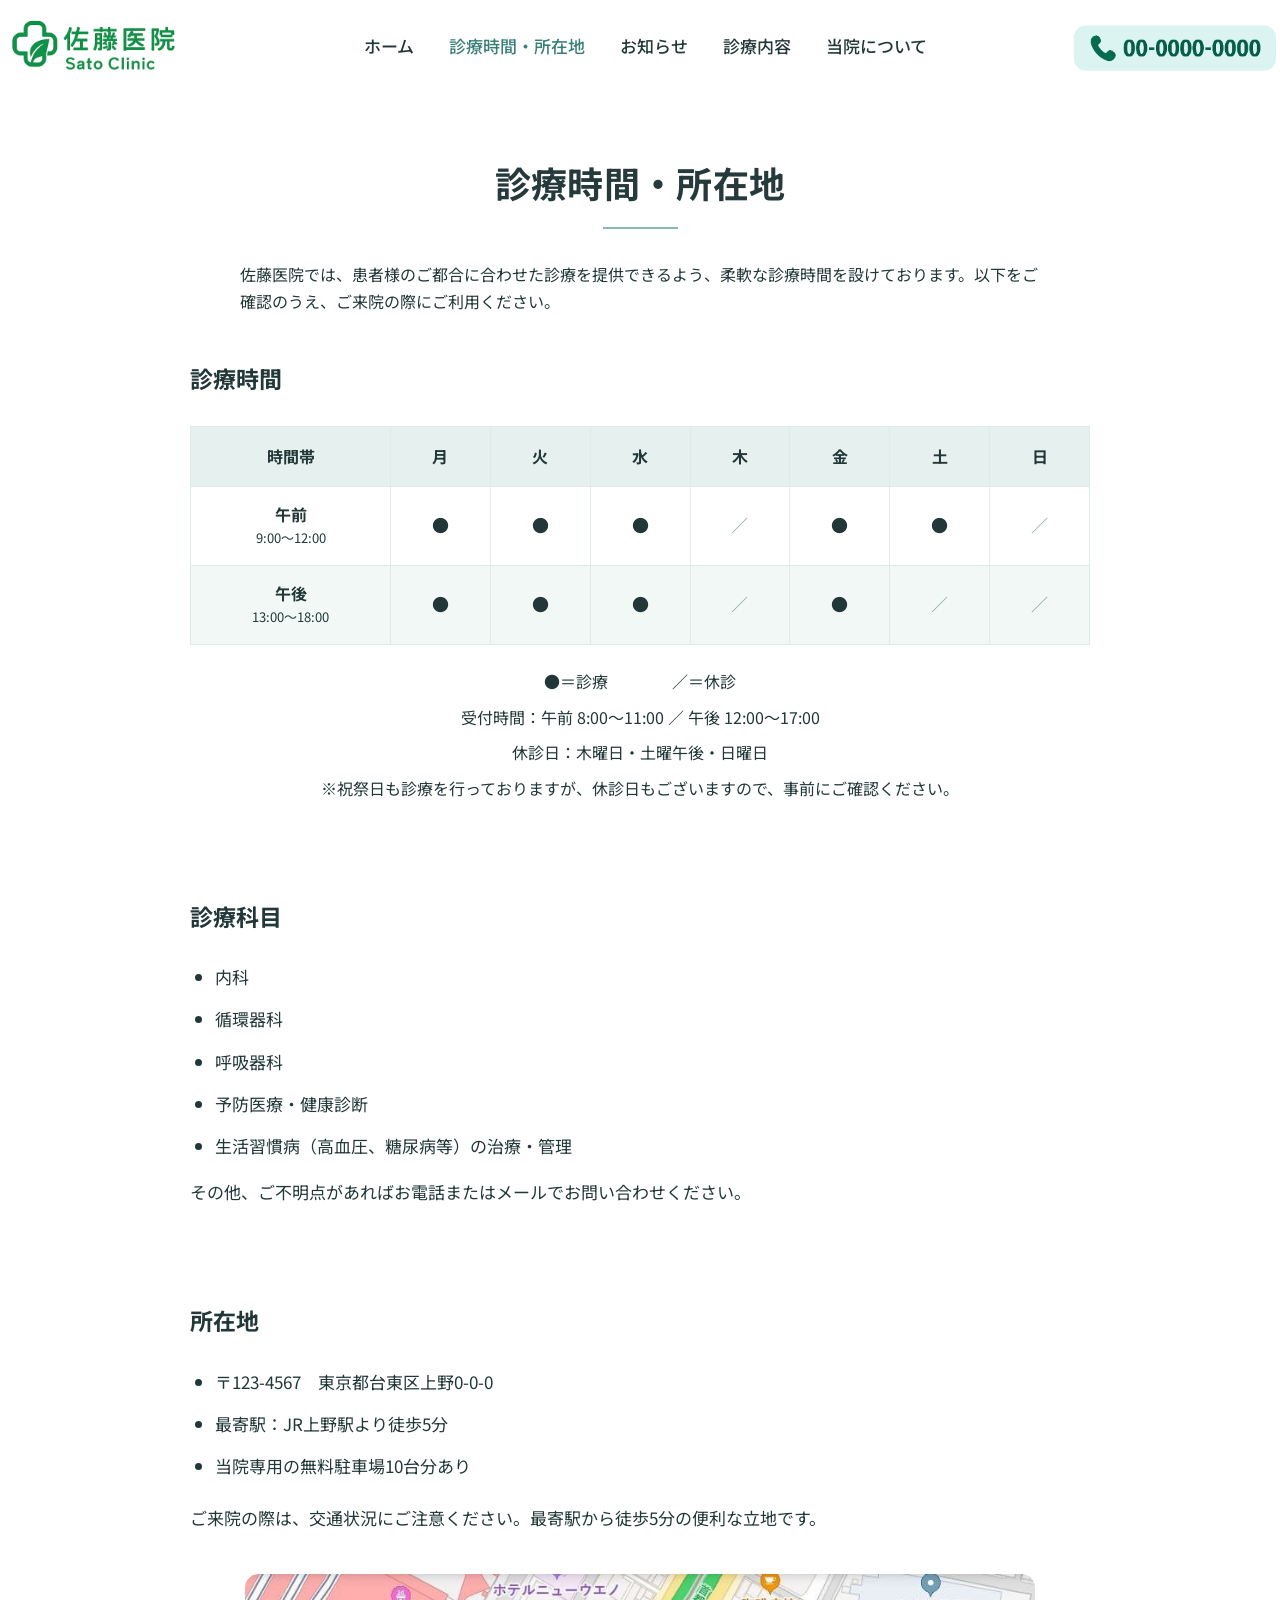
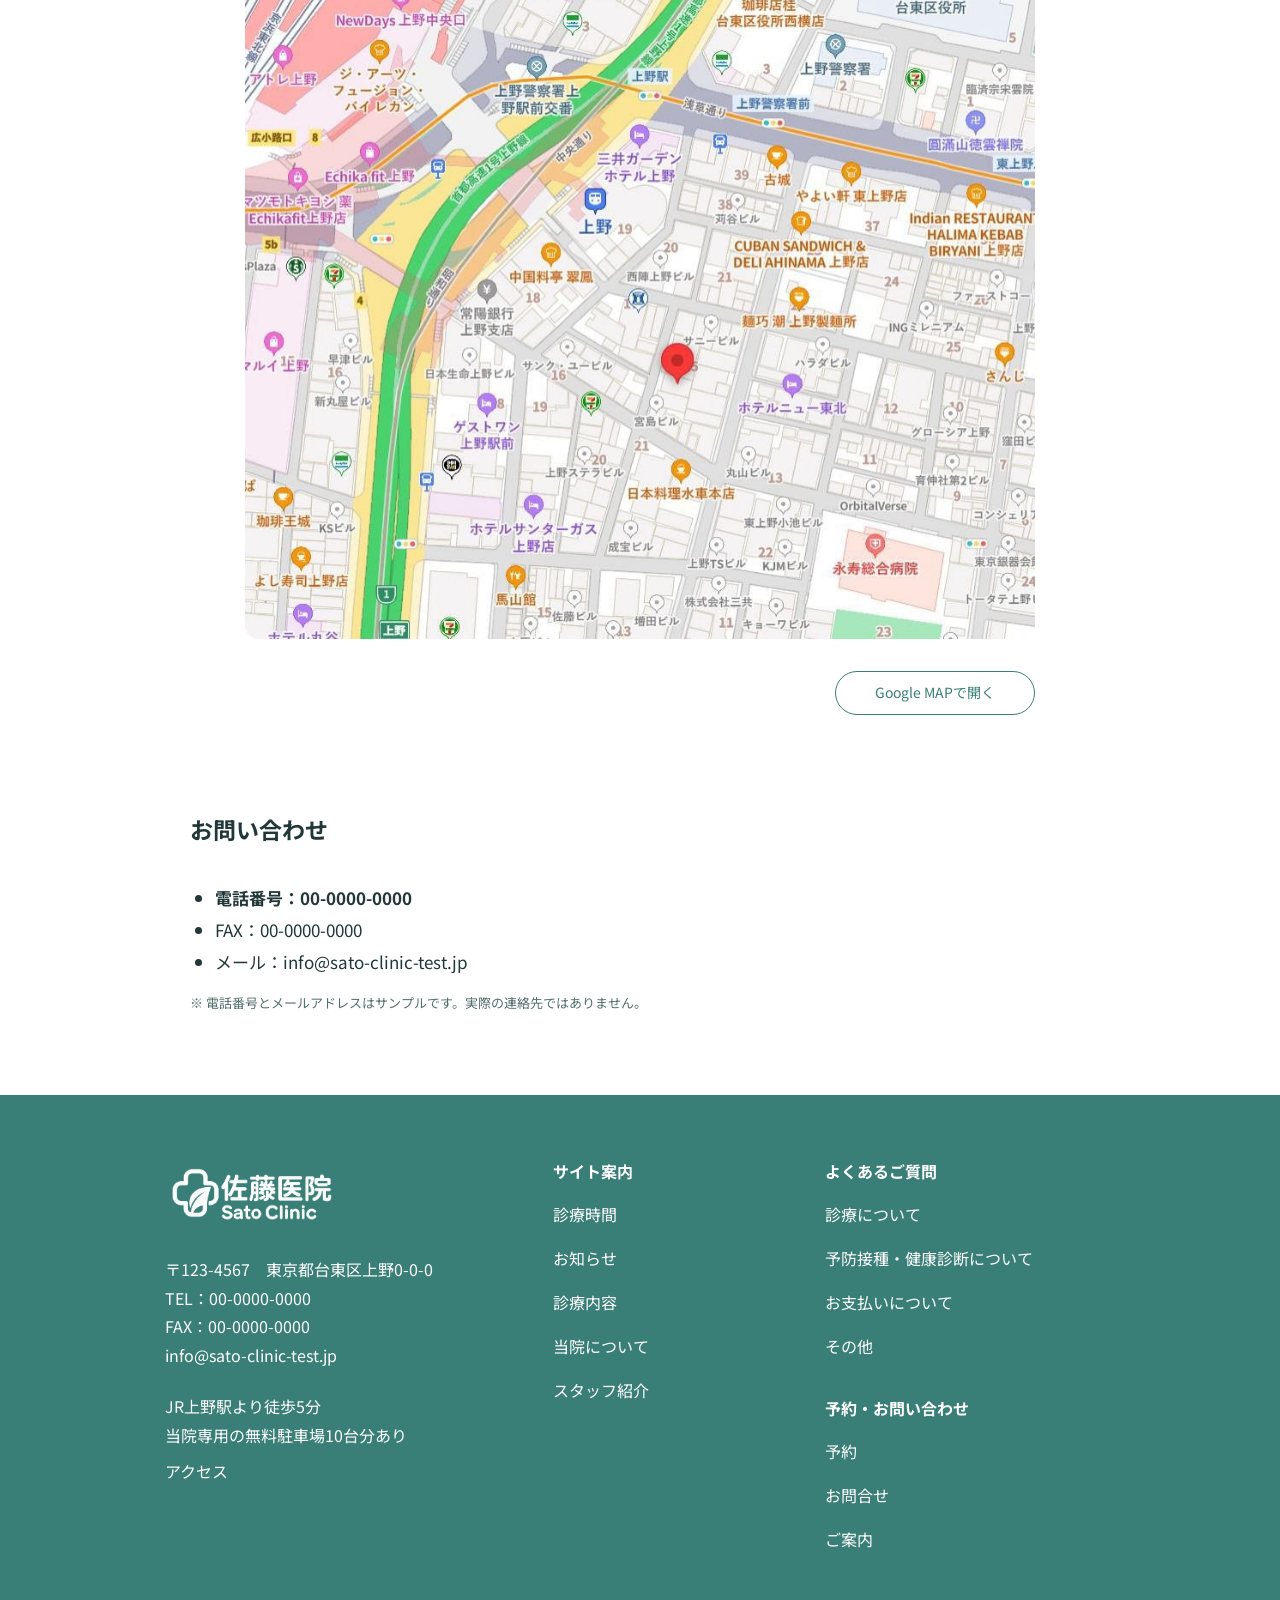
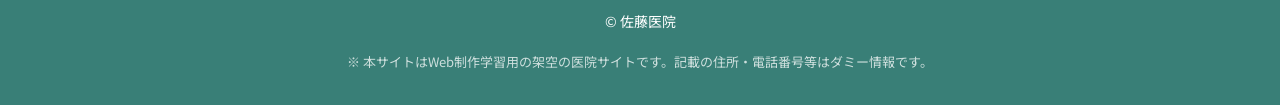
<file: access.html>
<!DOCTYPE html>
<html lang="ja">
<head>
  <meta charset="UTF-8">
  <meta name="viewport" content="width=device-width, initial-scale=1.0">
  <meta name="robots" content="noindex, nofollow">
  <meta name="description" content="佐藤医院の診療時間・所在地をご案内します。患者様一人ひとりに寄り添う、地域に根ざした医療を大切にしています。">
  <title>診療時間・所在地 | 佐藤医院 Sato Clinic</title>
  <link rel="preconnect" href="https://fonts.googleapis.com">
  <link rel="preconnect" href="https://fonts.gstatic.com" crossorigin>
  <link href="https://fonts.googleapis.com/css2?family=Noto+Sans+JP:wght@400;500;600;700&display=swap" rel="stylesheet">
  <link rel="stylesheet" href="./css/style.css">
  <script src="./js/site-navigation.js" defer></script>
</head>
<body class="page-access">
<a class="skip-link" href="#main">本文へ移動</a>
<header class="site-header" id="top">
  <div class="site-header-inner">
    <a class="brand" href="./index.html" aria-label="佐藤医院 トップページ"><img src="./assets/logo-original.png" alt="佐藤医院 Sato Clinic" width="200" height="60"></a>
    <nav class="main-nav" id="main-navigation" aria-label="メインナビゲーション"><a href="./index.html">ホーム</a><a href="./access.html" aria-current="page">診療時間・所在地</a><a href="./news.html">お知らせ</a><a href="./services.html">診療内容</a><a href="./about.html">当院について</a></nav>
    <a class="header-phone" href="./access.html#contact" aria-label="お電話・お問い合わせのご案内"><img src="./assets/phone-badge.png" alt="電話 00-0000-0000" width="210" height="70"><svg class="header-phone-icon" viewBox="0 0 24 24" fill="none" stroke="currentColor" stroke-width="1.8" stroke-linecap="round" stroke-linejoin="round" aria-hidden="true" focusable="false"><path d="M22 16.9v3a2 2 0 0 1-2.2 2 19.8 19.8 0 0 1-8.6-3.1 19.5 19.5 0 0 1-6-6 19.8 19.8 0 0 1-3.1-8.6A2 2 0 0 1 4.1 2h3a2 2 0 0 1 2 1.7c.1 1 .4 2 .7 2.9a2 2 0 0 1-.5 2.1L8 10a16 16 0 0 0 6 6l1.3-1.3a2 2 0 0 1 2.1-.5c.9.3 1.9.6 2.9.7a2 2 0 0 1 1.7 2Z"/></svg></a>
    <button class="menu-toggle" type="button" aria-controls="main-navigation" aria-expanded="false" aria-label="メニューを開く" hidden><span class="menu-toggle-icon" aria-hidden="true"><span></span><span></span><span></span></span></button>
  </div>
</header>
<main id="main">
<section class="subpage-section access-page-content">
  <h2 class="section-title">診療時間・所在地</h2>
  <p class="section-lead">佐藤医院では、患者様のご都合に合わせた診療を提供できるよう、柔軟な診療時間を設けております。<br>以下をご確認のうえ、ご来院の際にご利用ください。</p>
  <section class="access-subsection" id="schedule"><h3>診療時間</h3>
    <div class="schedule-scroll"><table class="schedule-table">
  <thead><tr><th scope="col">時間帯</th><th scope="col">月</th><th scope="col">火</th><th scope="col">水</th><th scope="col">木</th><th scope="col">金</th><th scope="col">土</th><th scope="col">日</th></tr></thead>
  <tbody>
    <tr><th scope="row">午前<small>9:00～12:00</small></th><td>●</td><td>●</td><td>●</td><td class="rest">／</td><td>●</td><td>●</td><td class="rest">／</td></tr>
    <tr><th scope="row">午後<small>13:00～18:00</small></th><td>●</td><td>●</td><td>●</td><td class="rest">／</td><td>●</td><td class="rest">／</td><td class="rest">／</td></tr>
  </tbody>
</table></div>
    <p class="schedule-legend"><span>●＝診療</span><span>／＝休診</span></p>
    <p class="schedule-note">受付時間：午前 8:00～11:00 ／ 午後 12:00～17:00</p>
    <p class="center-note">休診日：木曜日・土曜午後・日曜日</p>
    <p class="center-note fine-note">※祝祭日も診療を行っておりますが、休診日もございますので、事前にご確認ください。</p>
  </section>
  <section class="access-subsection treatment-list"><h3>診療科目</h3>
    <ul><li>内科</li><li>循環器科</li><li>呼吸器科</li><li>予防医療・健康診断</li><li>生活習慣病（高血圧、糖尿病等）の治療・管理</li></ul>
    <p>その他、ご不明点があればお電話またはメールでお問い合わせください。</p>
  </section>
  <section class="access-subsection location-section" id="location"><h3>所在地</h3>
    <ul><li>〒123-4567　東京都台東区上野0-0-0</li><li>最寄駅：JR上野駅より徒歩5分</li><li>当院専用の無料駐車場10台分あり</li></ul>
    <p>ご来院の際は、交通状況にご注意ください。最寄駅から徒歩5分の便利な立地です。</p>
    <img class="access-map" src="./assets/map-ueno.jpg" alt="JR上野駅周辺の案内地図（イメージ）" width="921" height="775">
    <div class="section-action"><a href="https://www.google.com/maps/search/?api=1&amp;query=%E4%B8%8A%E9%87%8E%E9%A7%85" class="pill pill-outline" target="_blank" rel="noopener noreferrer">Google MAPで開く</a></div>
  </section>
  <section class="access-subsection contact-section" id="contact"><h3>お問い合わせ</h3>
    <ul><li><strong>電話番号：00-0000-0000</strong></li><li>FAX：00-0000-0000</li><li>メール：info@sato-clinic-test.jp</li></ul>
    <p class="demo-contact-note">※ 電話番号とメールアドレスはサンプルです。実際の連絡先ではありません。</p>
  </section>
</section>
</main>
<footer class="site-footer">
  <div class="footer-inner">
    <div class="footer-grid">
      <div class="footer-identity">
        <a href="./index.html" aria-label="佐藤医院 トップページ"><img src="./assets/logo-white.png" alt="佐藤医院 Sato Clinic" width="190" height="76" class="footer-logo"></a>
        <address>
          〒123-4567　東京都台東区上野0-0-0<br>
          TEL：00-0000-0000<br>
          FAX：00-0000-0000<br>
          info@sato-clinic-test.jp
        </address>
        <p>JR上野駅より徒歩5分<br>当院専用の無料駐車場10台分あり<br><a href="./access.html#location">アクセス</a></p>
      </div>
      <nav class="footer-menu" aria-label="サイト案内">
        <span class="footer-menu-heading">サイト案内</span>
        <a href="./access.html#schedule">診療時間</a>
        <a href="./news.html">お知らせ</a>
        <a href="./services.html">診療内容</a>
        <a href="./about.html">当院について</a>
        <a href="./about.html#staff">スタッフ紹介</a>
      </nav>
      <div class="footer-support">
      <nav class="footer-menu" aria-label="よくあるご質問">
        <span class="footer-menu-heading">よくあるご質問</span>
        <a href="./services.html">診療について</a>
        <a href="./services.html#service-6">予防接種・健康診断について</a>
        <a href="./access.html#contact">お支払いについて</a>
        <a href="./access.html#location">その他</a>
      </nav>
      <nav class="footer-menu" aria-label="予約・お問い合わせ">
        <span class="footer-menu-heading">予約・お問い合わせ</span>
        <a href="./access.html#contact">予約</a>
        <a href="./access.html#contact">お問合せ</a>
        <a href="./access.html#location">ご案内</a>
      </nav>
      </div>
    </div>
    <p class="footer-copyright">© 佐藤医院</p>
    <p class="footer-disclaimer">※ 本サイトはWeb制作学習用の架空の医院サイトです。記載の住所・電話番号等はダミー情報です。</p>
  </div>
</footer>
</body>
</html>
</file>
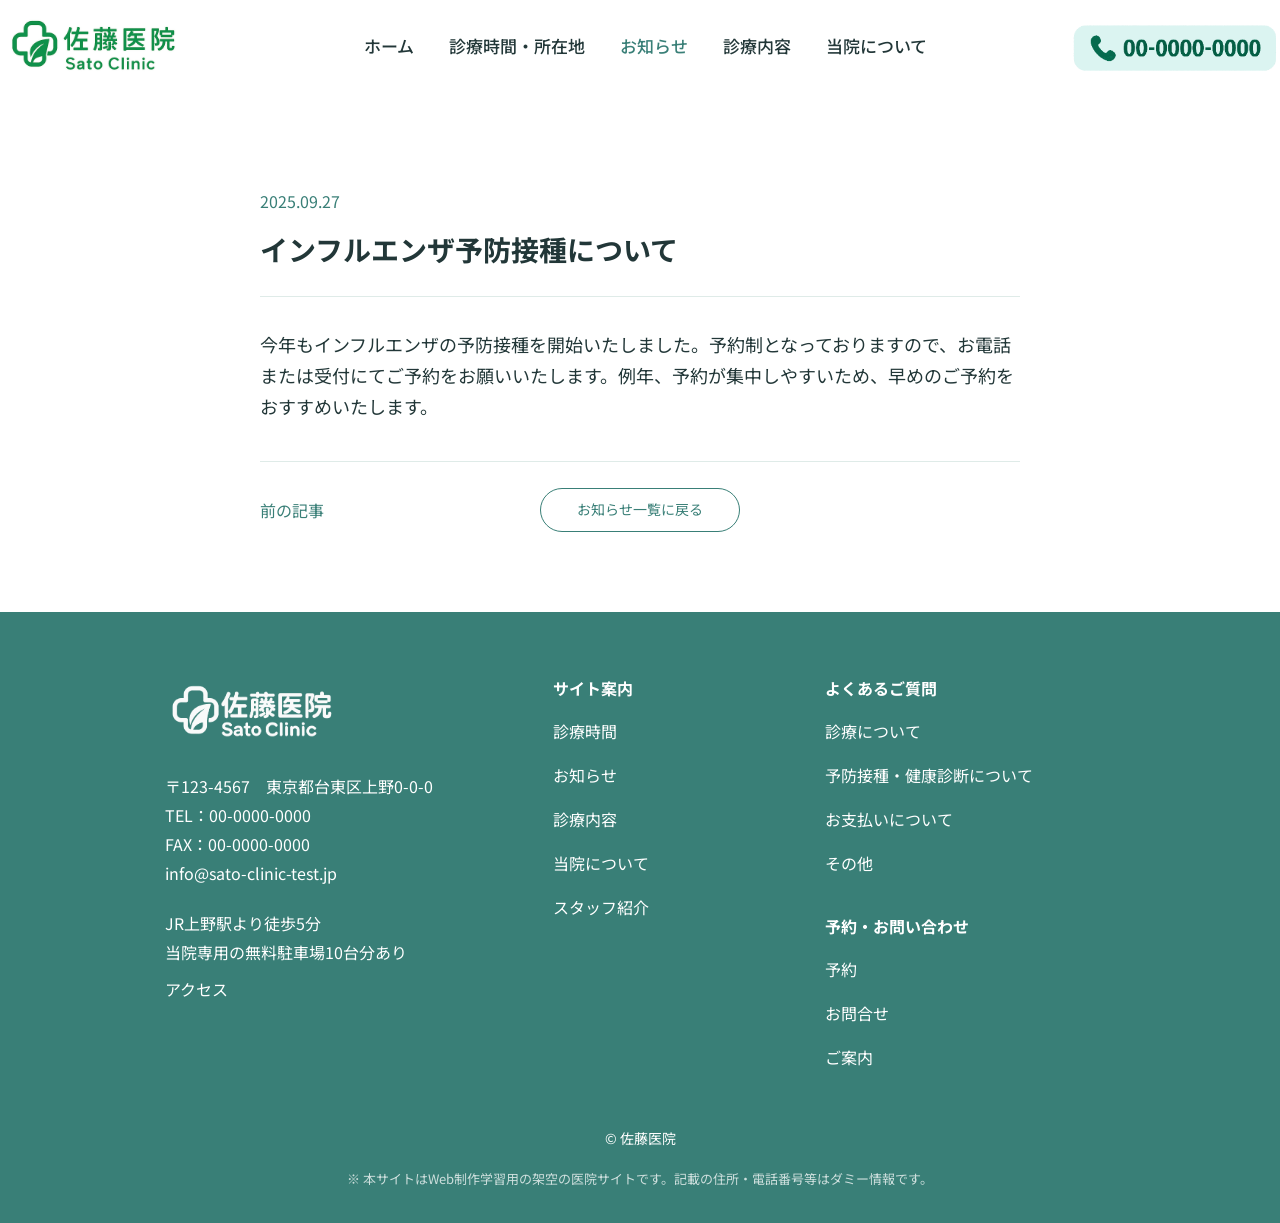
<file: news-detail.html>
<!DOCTYPE html>
<html lang="ja">
<head>
  <meta charset="UTF-8">
  <meta name="viewport" content="width=device-width, initial-scale=1.0">
  <meta name="robots" content="noindex, nofollow">
  <meta name="description" content="佐藤医院のお知らせをご案内します。患者様一人ひとりに寄り添う、地域に根ざした医療を大切にしています。">
  <title>お知らせ詳細 | 佐藤医院 Sato Clinic</title>
  <link rel="preconnect" href="https://fonts.googleapis.com">
  <link rel="preconnect" href="https://fonts.gstatic.com" crossorigin>
  <link href="https://fonts.googleapis.com/css2?family=Noto+Sans+JP:wght@400;500;600;700&display=swap" rel="stylesheet">
  <link rel="stylesheet" href="./css/style.css">
  <link rel="stylesheet" href="./css/news-detail.css">
  <script src="./js/news-detail.js" defer></script>
  <script src="./js/site-navigation.js" defer></script>
</head>
<body class="page-news page-news-detail">
<a class="skip-link" href="#main">本文へ移動</a>
<header class="site-header" id="top">
  <div class="site-header-inner">
    <a class="brand" href="./index.html" aria-label="佐藤医院 トップページ"><img src="./assets/logo-original.png" alt="佐藤医院 Sato Clinic" width="200" height="60"></a>
    <nav class="main-nav" id="main-navigation" aria-label="メインナビゲーション"><a href="./index.html">ホーム</a><a href="./access.html">診療時間・所在地</a><a href="./news.html" aria-current="page">お知らせ</a><a href="./services.html">診療内容</a><a href="./about.html">当院について</a></nav>
    <a class="header-phone" href="./access.html#contact" aria-label="お電話・お問い合わせのご案内"><img src="./assets/phone-badge.png" alt="電話 00-0000-0000" width="210" height="70"><svg class="header-phone-icon" viewBox="0 0 24 24" fill="none" stroke="currentColor" stroke-width="1.8" stroke-linecap="round" stroke-linejoin="round" aria-hidden="true" focusable="false"><path d="M22 16.9v3a2 2 0 0 1-2.2 2 19.8 19.8 0 0 1-8.6-3.1 19.5 19.5 0 0 1-6-6 19.8 19.8 0 0 1-3.1-8.6A2 2 0 0 1 4.1 2h3a2 2 0 0 1 2 1.7c.1 1 .4 2 .7 2.9a2 2 0 0 1-.5 2.1L8 10a16 16 0 0 0 6 6l1.3-1.3a2 2 0 0 1 2.1-.5c.9.3 1.9.6 2.9.7a2 2 0 0 1 1.7 2Z"/></svg></a>
    <button class="menu-toggle" type="button" aria-controls="main-navigation" aria-expanded="false" aria-label="メニューを開く" hidden><span class="menu-toggle-icon" aria-hidden="true"><span></span><span></span><span></span></span></button>
  </div>
</header>
<main id="main" class="news-detail-main">
  <article class="news-detail-article" aria-labelledby="news-detail-title">
    <time class="news-detail-date"></time>
    <h1 class="news-detail-title" id="news-detail-title">お知らせ詳細</h1>
    <div class="news-detail-body"><p></p></div>
    <noscript><p class="news-detail-noscript">記事の表示にはJavaScriptを有効にしてください。</p></noscript>
    <nav class="news-detail-nav" aria-label="お知らせの記事移動">
      <a class="news-detail-prev" hidden>前の記事</a>
      <a class="news-detail-back pill pill-outline" href="./news.html">お知らせ一覧に戻る</a>
      <a class="news-detail-next" hidden>次の記事</a>
    </nav>
  </article>
</main>
<footer class="site-footer">
  <div class="footer-inner">
    <div class="footer-grid">
      <div class="footer-identity">
        <a href="./index.html" aria-label="佐藤医院 トップページ"><img src="./assets/logo-white.png" alt="佐藤医院 Sato Clinic" width="190" height="76" class="footer-logo"></a>
        <address>
          〒123-4567　東京都台東区上野0-0-0<br>
          TEL：00-0000-0000<br>
          FAX：00-0000-0000<br>
          info@sato-clinic-test.jp
        </address>
        <p>JR上野駅より徒歩5分<br>当院専用の無料駐車場10台分あり<br><a href="./access.html#location">アクセス</a></p>
      </div>
      <nav class="footer-menu" aria-label="サイト案内">
        <span class="footer-menu-heading">サイト案内</span>
        <a href="./access.html#schedule">診療時間</a>
        <a href="./news.html">お知らせ</a>
        <a href="./services.html">診療内容</a>
        <a href="./about.html">当院について</a>
        <a href="./about.html#staff">スタッフ紹介</a>
      </nav>
      <div class="footer-support">
      <nav class="footer-menu" aria-label="よくあるご質問">
        <span class="footer-menu-heading">よくあるご質問</span>
        <a href="./services.html">診療について</a>
        <a href="./services.html#service-6">予防接種・健康診断について</a>
        <a href="./access.html#contact">お支払いについて</a>
        <a href="./access.html#location">その他</a>
      </nav>
      <nav class="footer-menu" aria-label="予約・お問い合わせ">
        <span class="footer-menu-heading">予約・お問い合わせ</span>
        <a href="./access.html#contact">予約</a>
        <a href="./access.html#contact">お問合せ</a>
        <a href="./access.html#location">ご案内</a>
      </nav>
      </div>
    </div>
    <p class="footer-copyright">© 佐藤医院</p>
    <p class="footer-disclaimer">※ 本サイトはWeb制作学習用の架空の医院サイトです。記載の住所・電話番号等はダミー情報です。</p>
  </div>
</footer>
</body>
</html>
</file>
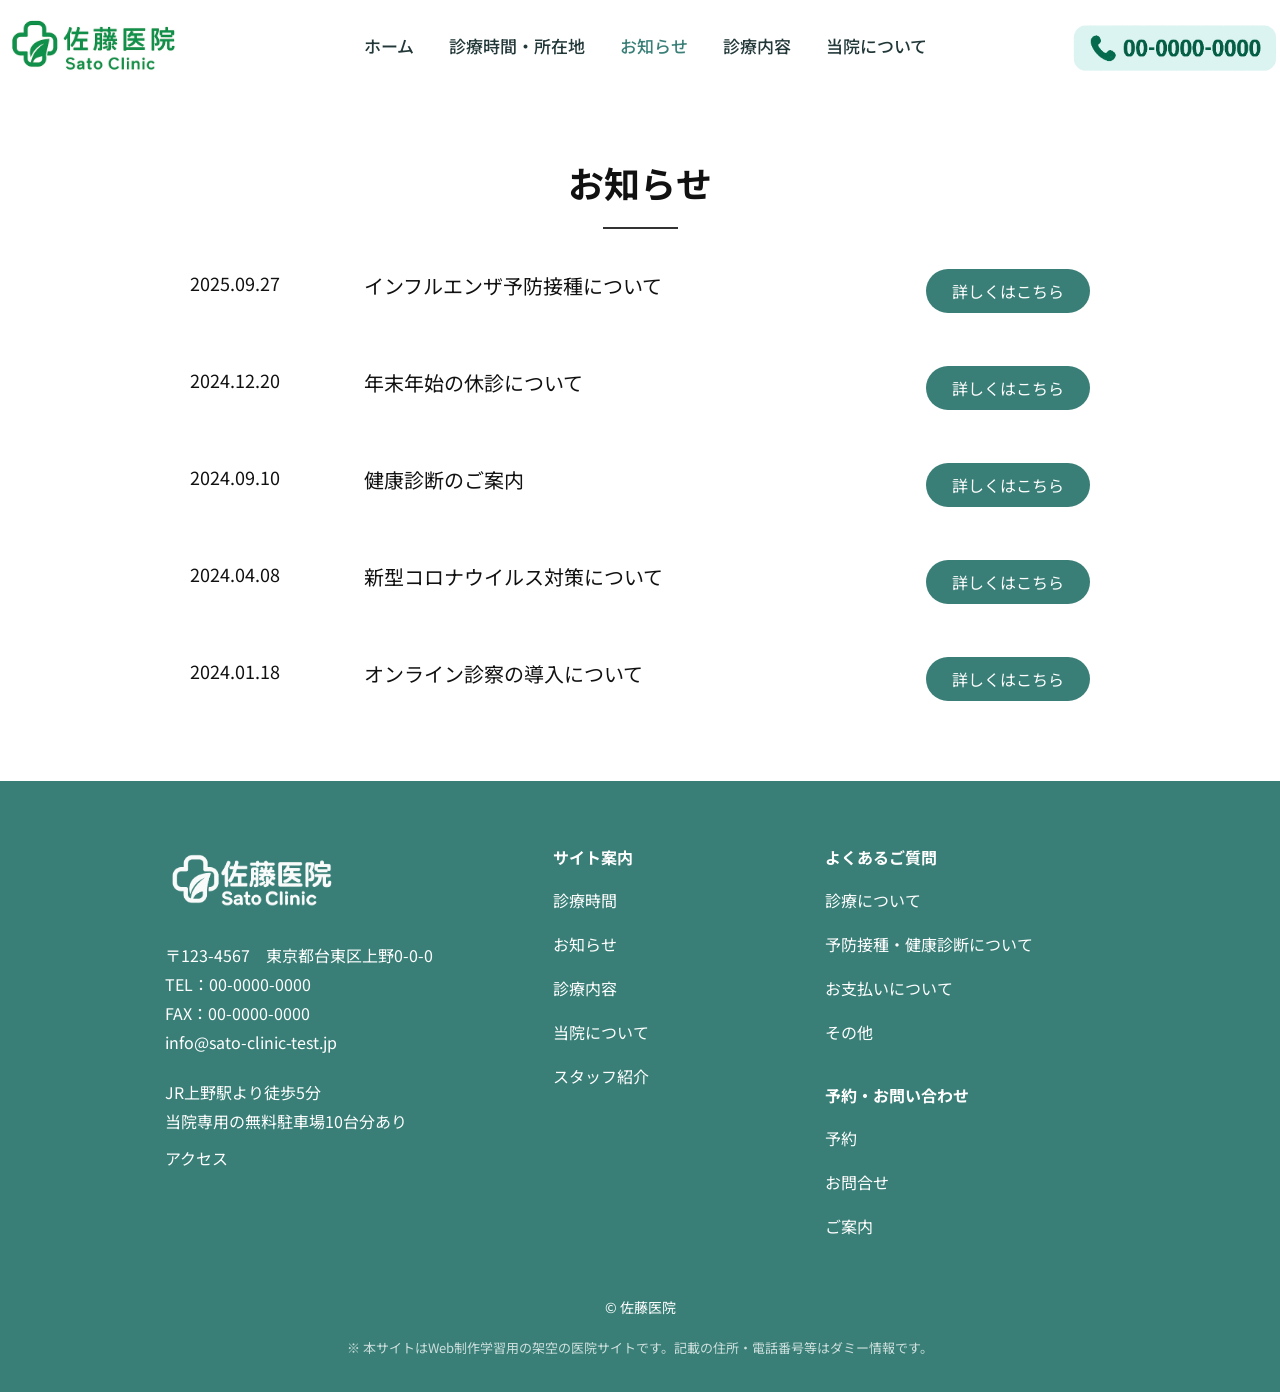
<file: news.html>
<!DOCTYPE html>
<html lang="ja">
<head>
  <meta charset="UTF-8">
  <meta name="viewport" content="width=device-width, initial-scale=1.0">
  <meta name="robots" content="noindex, nofollow">
  <meta name="description" content="佐藤医院のお知らせをご案内します。患者様一人ひとりに寄り添う、地域に根ざした医療を大切にしています。">
  <title>お知らせ | 佐藤医院 Sato Clinic</title>
  <link rel="preconnect" href="https://fonts.googleapis.com">
  <link rel="preconnect" href="https://fonts.gstatic.com" crossorigin>
  <link href="https://fonts.googleapis.com/css2?family=Noto+Sans+JP:wght@400;500;600;700&display=swap" rel="stylesheet">
  <link rel="stylesheet" href="./css/style.css">
  <script src="./js/site-navigation.js" defer></script>
</head>
<body class="page-news">
<a class="skip-link" href="#main">本文へ移動</a>
<header class="site-header" id="top">
  <div class="site-header-inner">
    <a class="brand" href="./index.html" aria-label="佐藤医院 トップページ"><img src="./assets/logo-original.png" alt="佐藤医院 Sato Clinic" width="200" height="60"></a>
    <nav class="main-nav" id="main-navigation" aria-label="メインナビゲーション"><a href="./index.html">ホーム</a><a href="./access.html">診療時間・所在地</a><a href="./news.html" aria-current="page">お知らせ</a><a href="./services.html">診療内容</a><a href="./about.html">当院について</a></nav>
    <a class="header-phone" href="./access.html#contact" aria-label="お電話・お問い合わせのご案内"><img src="./assets/phone-badge.png" alt="電話 00-0000-0000" width="210" height="70"><svg class="header-phone-icon" viewBox="0 0 24 24" fill="none" stroke="currentColor" stroke-width="1.8" stroke-linecap="round" stroke-linejoin="round" aria-hidden="true" focusable="false"><path d="M22 16.9v3a2 2 0 0 1-2.2 2 19.8 19.8 0 0 1-8.6-3.1 19.5 19.5 0 0 1-6-6 19.8 19.8 0 0 1-3.1-8.6A2 2 0 0 1 4.1 2h3a2 2 0 0 1 2 1.7c.1 1 .4 2 .7 2.9a2 2 0 0 1-.5 2.1L8 10a16 16 0 0 0 6 6l1.3-1.3a2 2 0 0 1 2.1-.5c.9.3 1.9.6 2.9.7a2 2 0 0 1 1.7 2Z"/></svg></a>
    <button class="menu-toggle" type="button" aria-controls="main-navigation" aria-expanded="false" aria-label="メニューを開く" hidden><span class="menu-toggle-icon" aria-hidden="true"><span></span><span></span><span></span></span></button>
  </div>
</header>
<main id="main">
<section class="subpage-section news-page-content">
 <h2 class="section-title">お知らせ</h2>
 <ul class="news-page-list"><li class="news-row" id="news-1">
  <time datetime="2025-09-27">2025.09.27</time><span class="news-row-title">インフルエンザ予防接種について</span>
  <div class="news-expand"><a class="pill pill-solid" href="./news-detail.html?id=news-1">詳しくはこちら</a><div class="news-expanded-copy" hidden>インフルエンザ予防接種のご案内です。接種時期や予約方法については、お電話でお問い合わせください。</div></div>
</li>
<li class="news-row" id="news-2">
  <time datetime="2024-12-20">2024.12.20</time><span class="news-row-title">年末年始の休診について</span>
  <div class="news-expand"><a class="pill pill-solid" href="./news-detail.html?id=news-2">詳しくはこちら</a><div class="news-expanded-copy" hidden>年末年始の診療日・休診日について、事前にお問い合わせのうえご来院ください。</div></div>
</li>
<li class="news-row" id="news-3">
  <time datetime="2024-09-10">2024.09.10</time><span class="news-row-title">健康診断のご案内</span>
  <div class="news-expand"><a class="pill pill-solid" href="./news-detail.html?id=news-3">詳しくはこちら</a><div class="news-expanded-copy" hidden>健康診断をご希望の方は、受診内容や日時について事前にご相談ください。</div></div>
</li>
<li class="news-row" id="news-4">
  <time datetime="2024-04-08">2024.04.08</time><span class="news-row-title">新型コロナウイルス対策について</span>
  <div class="news-expand"><a class="pill pill-solid" href="./news-detail.html?id=news-4">詳しくはこちら</a><div class="news-expanded-copy" hidden>院内感染予防にご協力をお願いいたします。体調に不安がある方は事前にご相談ください。</div></div>
</li>
<li class="news-row" id="news-5">
  <time datetime="2024-01-18">2024.01.18</time><span class="news-row-title">オンライン診察の導入について</span>
  <div class="news-expand"><a class="pill pill-solid" href="./news-detail.html?id=news-5">詳しくはこちら</a><div class="news-expanded-copy" hidden>オンライン診療に関する詳細や対象の方については、受付までお問い合わせください。</div></div>
</li></ul>
</section>
</main>
<footer class="site-footer">
  <div class="footer-inner">
    <div class="footer-grid">
      <div class="footer-identity">
        <a href="./index.html" aria-label="佐藤医院 トップページ"><img src="./assets/logo-white.png" alt="佐藤医院 Sato Clinic" width="190" height="76" class="footer-logo"></a>
        <address>
          〒123-4567　東京都台東区上野0-0-0<br>
          TEL：00-0000-0000<br>
          FAX：00-0000-0000<br>
          info@sato-clinic-test.jp
        </address>
        <p>JR上野駅より徒歩5分<br>当院専用の無料駐車場10台分あり<br><a href="./access.html#location">アクセス</a></p>
      </div>
      <nav class="footer-menu" aria-label="サイト案内">
        <span class="footer-menu-heading">サイト案内</span>
        <a href="./access.html#schedule">診療時間</a>
        <a href="./news.html">お知らせ</a>
        <a href="./services.html">診療内容</a>
        <a href="./about.html">当院について</a>
        <a href="./about.html#staff">スタッフ紹介</a>
      </nav>
      <div class="footer-support">
      <nav class="footer-menu" aria-label="よくあるご質問">
        <span class="footer-menu-heading">よくあるご質問</span>
        <a href="./services.html">診療について</a>
        <a href="./services.html#service-6">予防接種・健康診断について</a>
        <a href="./access.html#contact">お支払いについて</a>
        <a href="./access.html#location">その他</a>
      </nav>
      <nav class="footer-menu" aria-label="予約・お問い合わせ">
        <span class="footer-menu-heading">予約・お問い合わせ</span>
        <a href="./access.html#contact">予約</a>
        <a href="./access.html#contact">お問合せ</a>
        <a href="./access.html#location">ご案内</a>
      </nav>
      </div>
    </div>
    <p class="footer-copyright">© 佐藤医院</p>
    <p class="footer-disclaimer">※ 本サイトはWeb制作学習用の架空の医院サイトです。記載の住所・電話番号等はダミー情報です。</p>
  </div>
</footer>
</body>
</html>
</file>
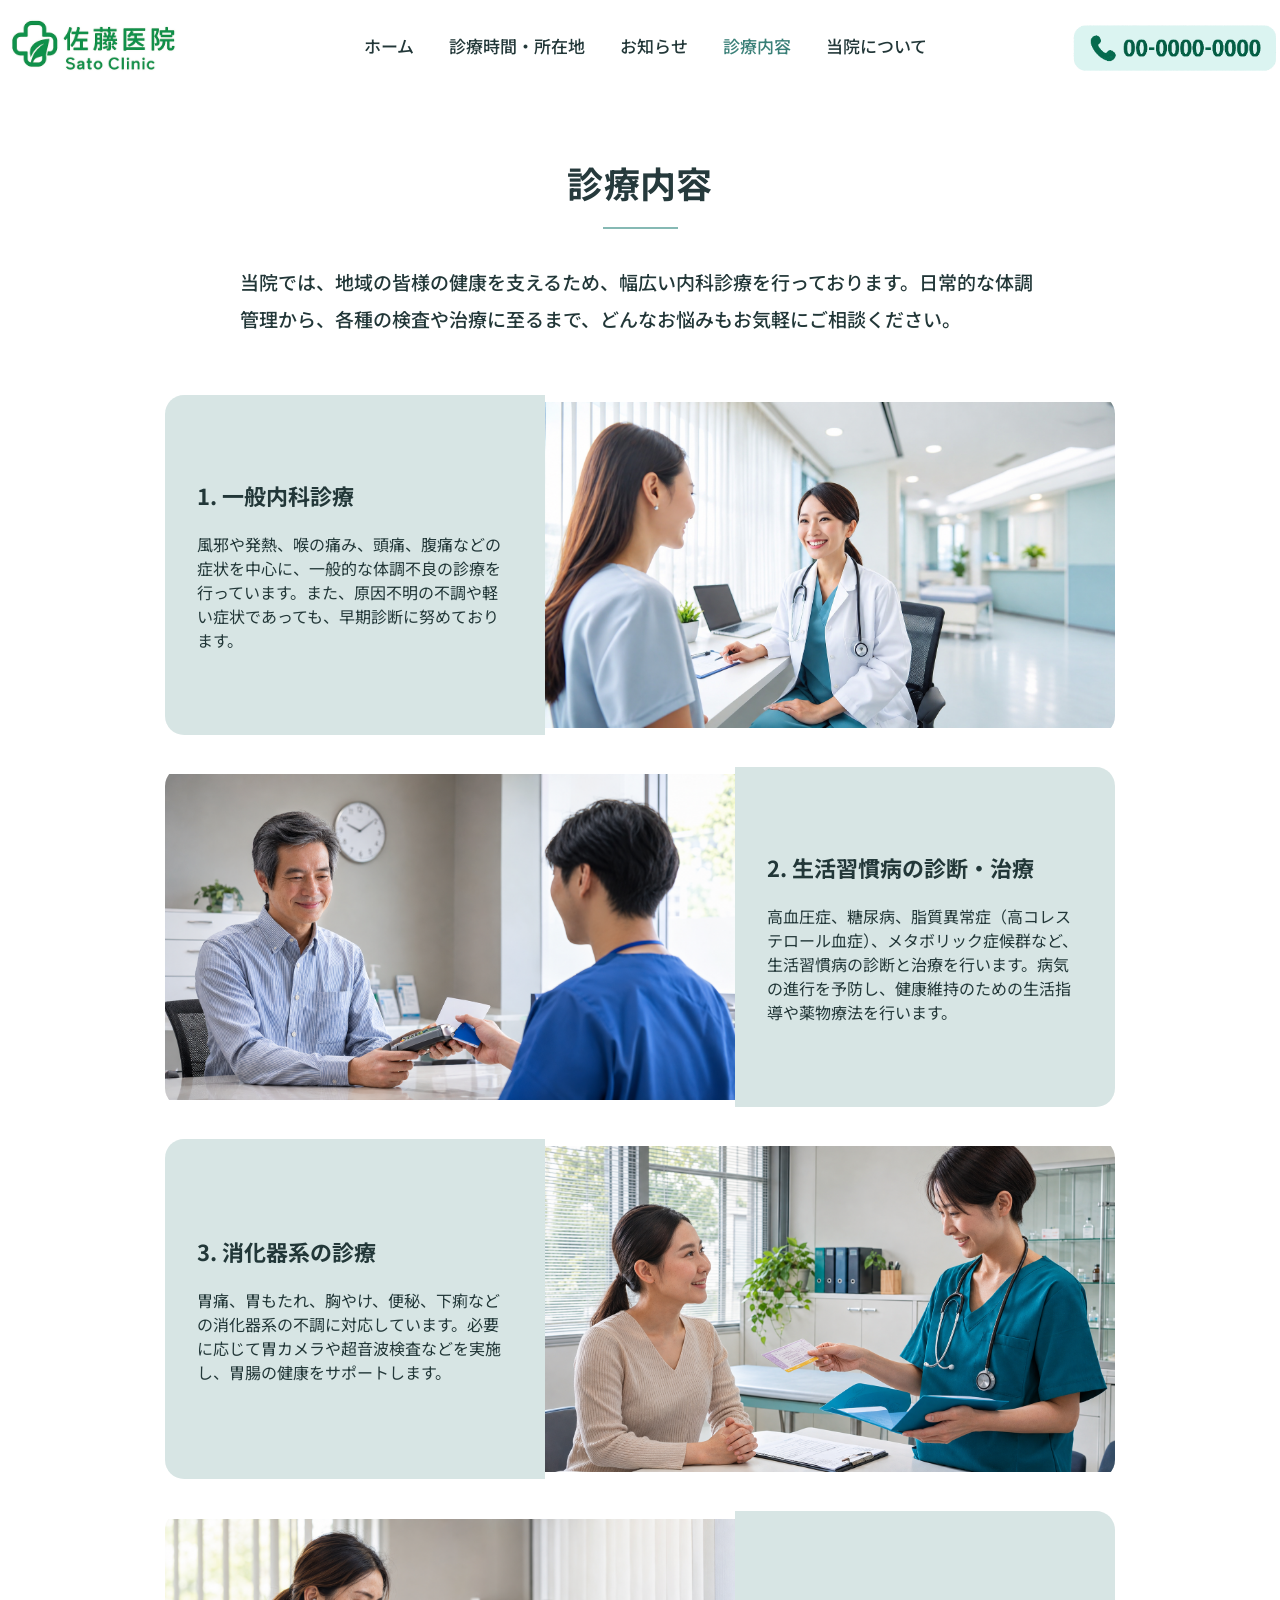
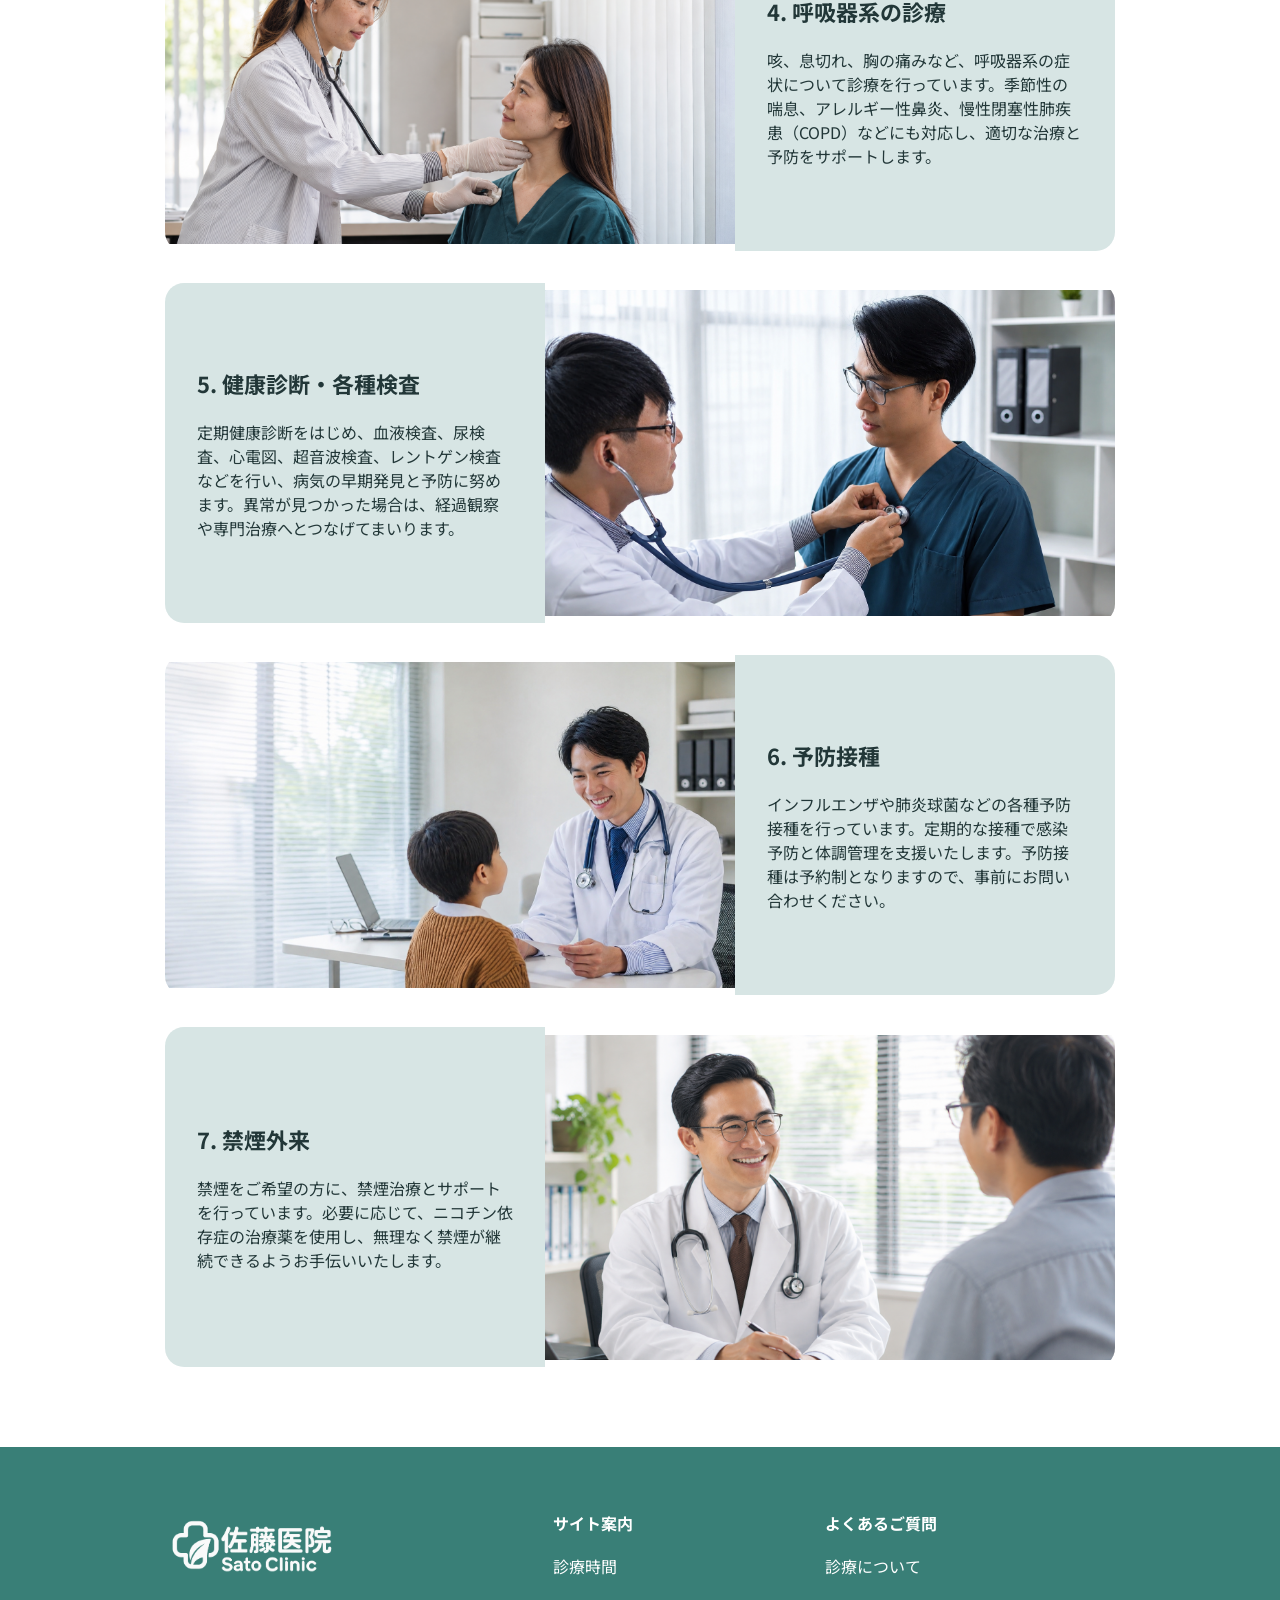
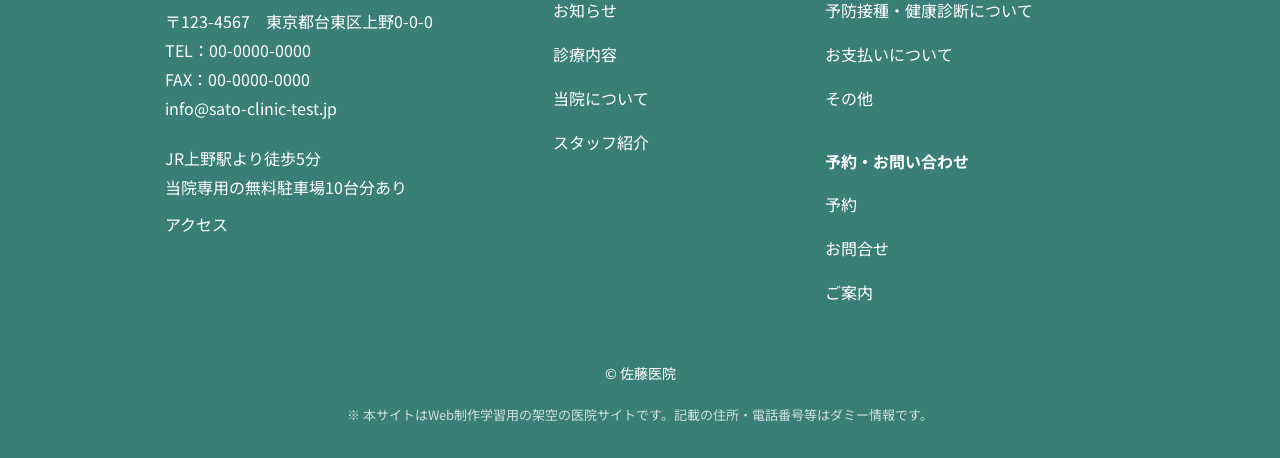
<file: services.html>
<!DOCTYPE html>
<html lang="ja">
<head>
  <meta charset="UTF-8">
  <meta name="viewport" content="width=device-width, initial-scale=1.0">
  <meta name="robots" content="noindex, nofollow">
  <meta name="description" content="佐藤医院の診療内容をご案内します。患者様一人ひとりに寄り添う、地域に根ざした医療を大切にしています。">
  <title>診療内容 | 佐藤医院 Sato Clinic</title>
  <link rel="preconnect" href="https://fonts.googleapis.com">
  <link rel="preconnect" href="https://fonts.gstatic.com" crossorigin>
  <link href="https://fonts.googleapis.com/css2?family=Noto+Sans+JP:wght@400;500;600;700&display=swap" rel="stylesheet">
  <link rel="stylesheet" href="./css/style.css">
  <script src="./js/site-navigation.js" defer></script>
</head>
<body class="page-services">
<a class="skip-link" href="#main">本文へ移動</a>
<header class="site-header" id="top">
  <div class="site-header-inner">
    <a class="brand" href="./index.html" aria-label="佐藤医院 トップページ"><img src="./assets/logo-original.png" alt="佐藤医院 Sato Clinic" width="200" height="60"></a>
    <nav class="main-nav" id="main-navigation" aria-label="メインナビゲーション"><a href="./index.html">ホーム</a><a href="./access.html">診療時間・所在地</a><a href="./news.html">お知らせ</a><a href="./services.html" aria-current="page">診療内容</a><a href="./about.html">当院について</a></nav>
    <a class="header-phone" href="./access.html#contact" aria-label="お電話・お問い合わせのご案内"><img src="./assets/phone-badge.png" alt="電話 00-0000-0000" width="210" height="70"><svg class="header-phone-icon" viewBox="0 0 24 24" fill="none" stroke="currentColor" stroke-width="1.8" stroke-linecap="round" stroke-linejoin="round" aria-hidden="true" focusable="false"><path d="M22 16.9v3a2 2 0 0 1-2.2 2 19.8 19.8 0 0 1-8.6-3.1 19.5 19.5 0 0 1-6-6 19.8 19.8 0 0 1-3.1-8.6A2 2 0 0 1 4.1 2h3a2 2 0 0 1 2 1.7c.1 1 .4 2 .7 2.9a2 2 0 0 1-.5 2.1L8 10a16 16 0 0 0 6 6l1.3-1.3a2 2 0 0 1 2.1-.5c.9.3 1.9.6 2.9.7a2 2 0 0 1 1.7 2Z"/></svg></a>
    <button class="menu-toggle" type="button" aria-controls="main-navigation" aria-expanded="false" aria-label="メニューを開く" hidden><span class="menu-toggle-icon" aria-hidden="true"><span></span><span></span><span></span></span></button>
  </div>
</header>
<main id="main">
<section class="subpage-section services-page-content">
  <h2 class="section-title">診療内容</h2>
  <p class="section-lead services-page-lead">当院では、地域の皆様の健康を支えるため、幅広い内科診療を行っております。<br>日常的な体調管理から、各種の検査や治療に至るまで、どんなお悩みもお気軽にご相談ください。</p>
  <div class="service-detail-list"><article class="service-detail-card " id="service-1">
  <img class="service-detail-photo" src="./assets/一般内科診療.png.png" alt="" width="1659" height="948" loading="eager">
  <div class="service-detail-content"><h3>1. 一般内科診療</h3><p>風邪や発熱、喉の痛み、頭痛、腹痛などの症状を中心に、一般的な体調不良の診療を行っています。また、原因不明の不調や軽い症状であっても、早期診断に努めております。</p></div>
</article>
<article class="service-detail-card " id="service-2">
  <img class="service-detail-photo" src="./assets/生活習慣病の診断・治療.png.png" alt="" width="1659" height="948" loading="eager">
  <div class="service-detail-content"><h3>2. 生活習慣病の診断・治療</h3><p>高血圧症、糖尿病、脂質異常症（高コレステロール血症）、メタボリック症候群など、生活習慣病の診断と治療を行います。病気の進行を予防し、健康維持のための生活指導や薬物療法を行います。</p></div>
</article>
<article class="service-detail-card " id="service-3">
  <img class="service-detail-photo" src="./assets/消化器系の診療.png.png" alt="" width="1659" height="948" loading="eager">
  <div class="service-detail-content"><h3>3. 消化器系の診療</h3><p>胃痛、胃もたれ、胸やけ、便秘、下痢などの消化器系の不調に対応しています。必要に応じて胃カメラや超音波検査などを実施し、胃腸の健康をサポートします。</p></div>
</article>
<article class="service-detail-card service-alt" id="service-4">
  <img class="service-detail-photo" src="./assets/呼吸器系の診療.png.png" alt="" width="1660" height="948" loading="eager">
  <div class="service-detail-content"><h3>4. 呼吸器系の診療</h3><p>咳、息切れ、胸の痛みなど、呼吸器系の症状について診療を行っています。季節性の喘息、アレルギー性鼻炎、慢性閉塞性肺疾患（COPD）などにも対応し、適切な治療と予防をサポートします。</p></div>
</article>
<article class="service-detail-card " id="service-5">
  <img class="service-detail-photo" src="./assets/健康診断・各種検査.png.png" alt="" width="1659" height="948" loading="eager">
  <div class="service-detail-content"><h3>5. 健康診断・各種検査</h3><p>定期健康診断をはじめ、血液検査、尿検査、心電図、超音波検査、レントゲン検査などを行い、病気の早期発見と予防に努めます。異常が見つかった場合は、経過観察や専門治療へとつなげてまいります。</p></div>
</article>
<article class="service-detail-card " id="service-6">
  <img class="service-detail-photo" src="./assets/予防接種.png.png" alt="" width="1659" height="948" loading="eager">
  <div class="service-detail-content"><h3>6. 予防接種</h3><p>インフルエンザや肺炎球菌などの各種予防接種を行っています。定期的な接種で感染予防と体調管理を支援いたします。予防接種は予約制となりますので、事前にお問い合わせください。</p></div>
</article>
<article class="service-detail-card " id="service-7">
  <img class="service-detail-photo" src="./assets/禁煙外来.png.png" alt="" width="1660" height="948" loading="eager">
  <div class="service-detail-content"><h3>7. 禁煙外来</h3><p>禁煙をご希望の方に、禁煙治療とサポートを行っています。必要に応じて、ニコチン依存症の治療薬を使用し、無理なく禁煙が継続できるようお手伝いいたします。</p></div>
</article></div>
</section>
</main>
<footer class="site-footer">
  <div class="footer-inner">
    <div class="footer-grid">
      <div class="footer-identity">
        <a href="./index.html" aria-label="佐藤医院 トップページ"><img src="./assets/logo-white.png" alt="佐藤医院 Sato Clinic" width="190" height="76" class="footer-logo"></a>
        <address>
          〒123-4567　東京都台東区上野0-0-0<br>
          TEL：00-0000-0000<br>
          FAX：00-0000-0000<br>
          info@sato-clinic-test.jp
        </address>
        <p>JR上野駅より徒歩5分<br>当院専用の無料駐車場10台分あり<br><a href="./access.html#location">アクセス</a></p>
      </div>
      <nav class="footer-menu" aria-label="サイト案内">
        <span class="footer-menu-heading">サイト案内</span>
        <a href="./access.html#schedule">診療時間</a>
        <a href="./news.html">お知らせ</a>
        <a href="./services.html">診療内容</a>
        <a href="./about.html">当院について</a>
        <a href="./about.html#staff">スタッフ紹介</a>
      </nav>
      <div class="footer-support">
      <nav class="footer-menu" aria-label="よくあるご質問">
        <span class="footer-menu-heading">よくあるご質問</span>
        <a href="./services.html">診療について</a>
        <a href="./services.html#service-6">予防接種・健康診断について</a>
        <a href="./access.html#contact">お支払いについて</a>
        <a href="./access.html#location">その他</a>
      </nav>
      <nav class="footer-menu" aria-label="予約・お問い合わせ">
        <span class="footer-menu-heading">予約・お問い合わせ</span>
        <a href="./access.html#contact">予約</a>
        <a href="./access.html#contact">お問合せ</a>
        <a href="./access.html#location">ご案内</a>
      </nav>
      </div>
    </div>
    <p class="footer-copyright">© 佐藤医院</p>
    <p class="footer-disclaimer">※ 本サイトはWeb制作学習用の架空の医院サイトです。記載の住所・電話番号等はダミー情報です。</p>
  </div>
</footer>
</body>
</html>
</file>
<file: css/style.css>
/*
 * 佐藤医院 / Sato Clinic - static PC website
 * Figma reference implementation. Base canvas: 1440px wide.
 * No framework. All assets stored in ../assets/.
 */
:root {
  --ink: #223738;
  --muted: #435957;
  --green: #397f77;
  --green-dark: #095d53;
  --rule: #86b9b4;
  --mint: #eaf4f2;
  --mint-light: #f4faf8;
  --page: #fff;
  --content: 950px;
  --page-gutter: 32px;
  --section-space: 96px;
  --footer-space: 80px;
}
*, *::before, *::after { box-sizing: border-box; }
html { scroll-behavior: smooth; }
body { margin: 0; min-width: 1120px; background: var(--page); color: var(--ink); font-family: "Noto Sans JP", "Hiragino Kaku Gothic ProN", "Yu Gothic", sans-serif; font-size: 16px; font-weight: 400; line-height: 1.65; -webkit-font-smoothing: antialiased; }
a { color: inherit; text-decoration: none; }
a:focus-visible, summary:focus-visible { outline: 3px solid #1b8b81; outline-offset: 4px; }
img { max-width: 100%; height: auto; vertical-align: middle; }
button, summary { font: inherit; }
.skip-link { position: absolute; z-index: 100; top: -100px; left: 20px; background: #fff; padding: 10px 18px; border: 1px solid #105e54; }
.skip-link:focus { top: 15px; }
.site-header { width: 100%; height: 108px; background: #fff; }
.site-header-inner { max-width: 1290px; height: 100%; margin: 0 auto; display: flex; align-items: flex-start; justify-content: space-between; gap: 35px; padding-top: 18px; }
.brand { display: block; width: 190px; flex: none; }
.brand img { display: block; width: 190px; height: auto; }
.main-nav { display: flex; align-items: center; justify-content: center; flex: 1; gap: 35px; white-space: nowrap; padding: 14px 0 0 30px; }
.main-nav a { font-size: 17px; font-weight: 500; transition: color .18s ease; }
.main-nav a:hover, .main-nav a[aria-current="page"] { color: var(--green); }
.header-phone { display: block; flex: none; width: 210px; margin-top: -4px; }
.header-phone img { display: block; width: 100%; height: auto; }
main { padding-top: 48px; }
.section-wrap { width: 100%; max-width: var(--content); margin: 0 auto; padding-left: var(--page-gutter); padding-right: var(--page-gutter); }
.section-title { position: relative; margin: 0; color: #263a3c; font-size: 36px; font-weight: 700; line-height: 1.45; text-align: center; letter-spacing: .01em; }
.section-title::after { content: ""; display: block; width: 75px; height: 2px; margin: 19px auto 0; background: var(--rule); }
.section-lead { max-width: 800px; margin: 32px auto 0; font-size: 16px; line-height: 1.7; text-align: left; }
.pill { display: inline-flex; align-items: center; justify-content: center; white-space: nowrap; min-height: 44px; padding: 7px 25px; font-size: 14px; line-height: 1.4; border: 1px solid transparent; border-radius: 999px; transition: background-color .18s ease, color .18s ease, transform .18s ease; cursor: pointer; }
a.pill:hover, summary.pill:hover { transform: translateY(-1px); }
.pill-solid { min-width: 157px; background: var(--green); color: #fff; }
.pill-solid:hover { background: #286b63; }
.pill-outline { min-width: 200px; color: var(--green); border-color: var(--green); background: #fff; }
.pill-outline:hover { background: var(--mint); }
.pill-dark { min-width: 160px; background: #333; color: #fff; }
.pill-dark:hover { background: #555; }
.section-action { display: flex; justify-content: flex-end; margin-top: 36px; }

/* Site-wide timetable */
.schedule-scroll { width: min(100%, 900px); margin-left: auto; margin-right: auto; }
.schedule-table { border-collapse: collapse; width: 100%; color: var(--ink); font-size: 16px; text-align: center; table-layout: fixed; }
.schedule-table th, .schedule-table td { border: 1px solid #dfebe8; height: 79px; padding: 5px 0; }
.schedule-table thead th { height: 60px; background: #e6f1ef; font-size: 16px; font-weight: 700; }
.schedule-table th:first-child { width: 200px; }
.schedule-table tbody th { font-weight: 700; background: #fff; line-height: 1.3; }
.schedule-table tbody th small { display: block; margin-top: 5px; font-weight: 400; font-size: 13px; }
.schedule-table tbody td { font-size: 17px; font-weight: 700; }
.schedule-table tbody tr:nth-child(even) td,
.schedule-table tbody tr:nth-child(even) th { background: #f1f8f6; }
.schedule-table .rest { color: #87a6a2; font-weight: 400; }
.schedule-legend { display: flex; justify-content: center; gap: 64px; margin: 12px 0 5px; font-size: 16px; }
.schedule-note, .center-note { margin: 2px 0 0; font-size: 16px; text-align: center; }

/* Homepage hero */
.hero-section { padding: 0 0 0; }
.hero-frame { position: relative; display: flex; align-items: center; width: calc(100% - 2 * var(--page-gutter)); height: 730px; max-width: 1080px; margin: 0 auto; overflow: hidden; border-radius: 18px; background: #d4eeea url('../assets/hero-courtyard-muted.jpg') center center / cover no-repeat; }
.hero-frame::before { content: ""; position: absolute; inset: 0; background: rgba(211,241,237,.16); pointer-events: none; }
.hero-text-side { position: relative; z-index: 1; display: flex; flex-direction: column; justify-content: space-between; flex: none; width: 52%; height: 435px; padding: 0 32px; }
.hero-text-side h1 { margin: 0; font-family: 'Yu Mincho', 'Hiragino Mincho ProN', 'Noto Serif JP', serif; color: #263838; font-size: 47px; font-weight: 400; letter-spacing: .1em; line-height: 1.5; white-space: nowrap; }
.hero-small-links { display: grid; grid-template-columns: repeat(2, minmax(0, 1fr)); gap: 24px; }
.hero-link-tile { display: flex; flex-direction: column; justify-content: center; min-width: 0; height: 105px; padding: 15px 20px; border-radius: 17px; background: rgba(255,255,255,.95); color: #1f3535; transition: background .18s ease; }
.hero-link-tile:hover { background: #fff; }
.hero-link-tile strong { font-size: 17px; font-weight: 700; }
.hero-link-tile small { margin-top: 4px; font-size: 13px; }
.hero-building { position: absolute; z-index: 1; top: 25%; right: 3%; width: 43%; height: auto; border-radius: 17px; object-fit: contain; object-position: center; box-shadow: 0 2px 8px rgba(14,76,69,.04); }

/* Homepage announcement and schedule */
.home-schedule { padding-top: var(--section-space); }
.home-schedule .section-lead { margin-bottom: 34px; }
.news-carousel { --news-columns: 3; max-width: 1060px; margin: 50px auto 0; }
.news-carousel-heading { display: flex; align-items: center; gap: 10px; margin-bottom: 14px; color: var(--green); }
.news-carousel-heading h3 { display: flex; align-items: center; gap: 10px; margin: 0; font-size: 16px; font-weight: 700; line-height: 1.5; }
.news-carousel-heading h3::before { content: ''; width: 3px; height: 18px; border-radius: 2px; background: currentColor; }
.news-count { padding: 2px 9px; border-radius: 999px; background: var(--mint); font-size: 12px; font-weight: 500; line-height: 1.5; }
.news-carousel-stage { display: grid; grid-template-columns: 44px minmax(0, 1fr) 44px; align-items: center; gap: 16px; }
.news-viewport { grid-column: 2; min-width: 0; overflow: hidden; border-radius: 18px; }
.home-news-list { display: grid; grid-template-columns: repeat(3, minmax(0, 1fr)); gap: 16px; list-style: none; margin: 0; padding: 0; }
.is-ready .home-news-list { display: flex; }
.home-news-item { display: flex; flex-direction: column; flex: 0 0 calc((100% - (var(--news-columns) - 1) * 16px) / var(--news-columns)); min-width: 0; min-height: 176px; padding: 20px 24px; border-radius: 18px; background: var(--mint); }
.home-news-item:nth-child(even), .home-news-item.news-card-cream { background: #fcf8ec; }
.is-ready .home-news-item:not(.news-card-cream) { background: var(--mint); }
.home-news-item time { display: block; padding-bottom: 7px; border-bottom: 1px solid #d8e6df; color: var(--green-dark); font-size: 15px; font-weight: 700; }
.home-news-name { margin: 10px 0 16px; font-size: 17px; line-height: 1.6; overflow-wrap: anywhere; }
.news-card-link { align-self: flex-end; margin-top: auto; color: var(--green-dark); font-size: 14px; font-weight: 700; }
.news-card-link span { margin-left: 10px; font-size: 24px; line-height: 1; vertical-align: -2px; }
.news-card-link:hover { text-decoration: underline; }
.home-news-item.news-index-card { position: relative; }
.news-index-link { display: flex; flex: 1; align-items: center; justify-content: center; color: var(--green-dark); font-size: 17px; font-weight: 700; text-align: center; overflow-wrap: anywhere; }
.news-index-link::after { content: ''; position: absolute; inset: 0; border-radius: inherit; }
.news-index-link:hover { text-decoration: underline; }
.news-index-link:focus-visible { outline: none; }
.news-index-link:focus-visible::after { outline: 3px solid var(--green); outline-offset: -3px; }
.news-arrow { width: 44px; height: 44px; padding: 0 0 4px; border: 0; border-radius: 50%; background: var(--mint); color: var(--green-dark); font-size: 32px; line-height: 1; cursor: pointer; }
.news-prev { grid-column: 1; grid-row: 1; }
.news-next { grid-column: 3; grid-row: 1; }
.news-arrow:hover { background: #d8ebe6; }
.news-carousel button:focus-visible { outline: 3px solid var(--green); outline-offset: 3px; }
.news-carousel-controls { display: flex; justify-content: center; align-items: center; flex-wrap: wrap; gap: 12px; margin-top: 16px; }
.news-carousel [hidden] { display: none; }
.news-dots { display: flex; align-items: center; }
.news-dots button { display: grid; place-items: center; width: 28px; height: 44px; padding: 0; border: 0; background: transparent; cursor: pointer; }
.news-dots button::before { content: ''; width: 10px; height: 10px; border-radius: 50%; background: #c4dcd6; }
.news-dots button[aria-current="true"]::before { background: var(--green-dark); }
.news-playback { min-height: 44px; padding: 5px 12px; border: 1px solid var(--green); border-radius: 999px; background: #fff; color: var(--green-dark); font-size: 13px; cursor: pointer; }
.news-playback-note { font-size: 12px; }
.news-carousel button:disabled { opacity: .55; cursor: default; }
.news-status { position: absolute; width: 1px; height: 1px; overflow: hidden; clip-path: inset(50%); }
.home-schedule .section-action { justify-content: center; max-width: 1010px; margin: 24px auto 0; }
.home-schedule .section-action .pill { min-width: 290px; min-height: 48px; font-size: 16px; }

@media (max-width: 1119px) {
  /* 共通部分の既存表示を維持。本文は下記の可変幅ルールで端末の実寸に合わせる。 */
  .page-home { min-width: 0; }
  .page-home > .site-header { width: 1120px; min-width: 1120px; zoom: calc(100vw / 1120px); }
  .page-home .home-schedule { width: 100%; max-width: var(--content); margin-left: auto; }
  .news-carousel { --news-columns: 2; }
  .home-news-list { grid-template-columns: repeat(2, minmax(0, 1fr)); }
}
@media (min-width: 768px) and (max-width: 1119px) {
  .news-carousel { width: 100%; }
}
@media (max-width: 767px) {
  .page-home .home-schedule { padding: var(--section-space) var(--page-gutter) 0; }
  .home-schedule .section-lead { text-align: left; }
  .home-schedule .schedule-table th:first-child { width: 88px; }
  .home-schedule .schedule-table thead th { font-size: 14px; }
  .home-schedule .schedule-table tbody th { font-size: 14px; }
  .home-schedule .schedule-table tbody th small { font-size: 11px; }
  .home-schedule .schedule-note { font-size: 12px; }
  .news-carousel { --news-columns: 1; margin-top: 32px; }
  .news-carousel-stage { grid-template-columns: 36px minmax(0, 1fr) 36px; gap: 8px; }
  .news-arrow { width: 36px; height: 44px; }
  .home-news-list { grid-template-columns: minmax(0, 1fr); }
  .home-news-item { padding: 18px; min-height: 190px; }
  .home-news-name, .news-index-link { font-size: 16px; }
  .news-carousel-controls { gap: 4px 10px; }
  .news-playback-note { flex-basis: 100%; text-align: center; }
  .home-schedule .section-action .pill { min-width: 0; width: min(100%, 290px); }
}
@media (prefers-reduced-motion: reduce) {
  .news-carousel *, .home-schedule .section-action .pill { scroll-behavior: auto; transition: none !important; }
}

/* Homepage services */
.home-services { padding-top: var(--section-space); }
.home-services .section-lead { margin-bottom: 42px; }
.home-service-grid { display: grid; grid-template-columns: repeat(2, 1fr); gap: 30px; width: 1040px; max-width: 100%; margin: 0 auto; }
.home-service-card { min-height: 240px; border-radius: 16px; background: #e9f3f0; display: flex; flex-direction: column; align-items: center; justify-content: center; color: #203a3b; transition: background .18s ease; }
.home-service-card:hover, .staff-teaser-card:hover { background: #ddede9; }
.service-card-title { font-size: 25px; line-height: 1.4; font-weight: 700; }
.home-service-card img { width: 93px; height: 93px; object-fit: contain; margin-top: 8px; }
.service-card-more { margin-top: -2px; font-size: 21px; font-weight: 700; }
.home-services .section-action { width: 1040px; max-width: 100%; margin: 43px auto 0; }

/* Homepage director */
.home-greeting { padding-top: var(--section-space); }
.greeting-grid { display: grid; grid-template-columns: minmax(0, 1fr) 405px; gap: 66px; max-width: 1040px; margin: 32px auto 0; align-items: start; }
.greeting-copy { line-height: 1.9; font-size: 18px; }
.greeting-copy p { margin: 0 0 20px; }
.greeting-copy p:last-child { margin-bottom: 0; }
.greeting-portrait > img:first-child { display: block; width: 405px; height: 460px; object-fit: cover; object-position: 50% 34%; border-radius: 19px; }
.greeting-portrait > p { margin: 8px 0 0; font-size: 16px; }
.greeting-portrait .director-signature { display: block; width: 305px; margin: 11px auto 0; }

/* Homepage about and staff */
.home-about { padding-top: var(--section-space); }
.about-teaser { display: grid; grid-template-columns: 1.2fr 1fr; gap: 40px; width: 1060px; max-width: 100%; margin: 40px auto 0; }
.about-teaser-copy { font-size: 18px; line-height: 1.9; }
.about-teaser-copy p { margin: 0 0 21px; }
.about-teaser-images { display: flex; gap: 25px; }
.about-teaser-images img { width: calc((100% - 25px)/2); height: 306px; border-radius: 14px; object-fit: cover; }
.home-staff { padding-top: var(--section-space); }
.staff-teaser-card { display: flex; width: 510px; height: 240px; flex-direction: column; align-items: center; justify-content: center; margin: 36px auto 0; border-radius: 14px; background: #e9f3f0; color: #223a39; font-size: 20px; font-weight: 700; transition: background .18s ease; }
.staff-teaser-icons { display: flex; align-items: center; gap: 16px; margin-top: 8px; }
.staff-teaser-icons img { width: 79px; height: 79px; object-fit: contain; }

/* Homepage access */
.home-access { padding-top: var(--section-space); padding-bottom: var(--footer-space); }
.home-access-grid { display: grid; grid-template-columns: 400px 1fr; gap: 85px; align-items: stretch; width: 1040px; max-width: 100%; margin: 40px auto 0; }
.access-info-card { border-radius: 18px; background: var(--mint); padding: 30px 36px; line-height: 1.65; }
.access-info-card h3 { font-size: 19px; margin: 0 0 8px; font-weight: 700; }
.access-info-card p { margin: 0 0 26px; font-size: 16px; }
.access-info-card p:last-child { margin-bottom: 0; }
.home-access-map { display: block; width: 100%; height: 410px; object-fit: cover; border-radius: 13px; }
.home-access .section-action { width: 1040px; max-width: 100%; margin: 32px auto 0; }

/* Secondary pages */
.subpage-section { width: 100%; margin-left: auto; margin-right: auto; padding-left: var(--page-gutter); padding-right: var(--page-gutter); }
.page-news .news-page-content { max-width: 900px; min-height: 0; padding-bottom: var(--footer-space); }
.page-news .section-title { color: #111; }
.page-news .section-title::after { background: #333; }
.news-page-list { list-style: none; padding: 0; max-width: 900px; margin: 40px auto 0; }
.news-row { display: grid; grid-template-columns: 150px minmax(0,1fr) 168px; gap: 24px; align-items: start; min-height: 97px; color: #111; font-size: 20px; }
.news-row time { font-size: 18px; white-space: nowrap; }
.news-row-title { line-height: 1.7; }
.news-page-list .news-row:last-child { min-height: 0; padding-bottom: 0; }
.news-expand { position: relative; justify-self: end; align-self: start; }
.news-expand summary, .news-expand > a { display: flex; list-style: none; font-size: 16px; }
.news-expand summary::-webkit-details-marker { display: none; }
.news-expanded-copy { position: absolute; top: 52px; right: 0; z-index: 3; width: 420px; padding: 20px 24px; background: #f4faf8; border: 1px solid #c9e4dc; border-radius: 10px; color: var(--ink); font-size: 15px; box-shadow: 0 9px 28px rgba(17,70,64,.12); }

/* Individual service listings */
.page-services .services-page-content { max-width: var(--content); padding-bottom: var(--footer-space); }
.services-page-lead { margin-top: 34px; margin-bottom: 58px; font-size: 19px; font-weight: 500; line-height: 1.95; }
.page-services .service-detail-list { width: 950px; max-width: 100%; margin: 0 auto; display: flex; flex-direction: column; gap: 32px; }
.page-services .service-detail-card { position: relative; isolation: isolate; display: grid; grid-template-columns: 40% 60%; min-height: 340px; overflow: hidden; border-radius: 19px; background: #fff; }
.page-services .service-detail-photo { grid-column: 2; grid-row: 1; display: block; align-self: center; min-width: 0; min-height: 0; width: 100%; height: auto; object-fit: contain; object-position: center; opacity: 1; }
/* 写真には色を重ねず、文章側だけ従来と同じ淡い浅葱色の背景を維持する。 */
.page-services .service-detail-content { position: relative; z-index: 2; grid-column: 1; grid-row: 1; display: flex; flex-direction: column; justify-content: center; min-width: 0; padding: 28px 32px; background: rgba(57,127,119,.2); }
.page-services .service-detail-content h3 { margin: 0; color: var(--ink); font-size: 22px; line-height: 1.5; font-weight: 700; overflow-wrap: anywhere; }
.page-services .service-detail-content p { margin: 20px 0 0; color: var(--ink); font-size: 16px; line-height: 1.5; font-weight: 400; overflow-wrap: anywhere; }
.page-services .service-detail-card:nth-child(even) { grid-template-columns: 60% 40%; }
.page-services .service-detail-card:nth-child(even) .service-detail-photo { grid-column: 1; }
.page-services .service-detail-card:nth-child(even) .service-detail-content { grid-column: 2; }
/* 写真は元の縦横比・中央配置で全体を表示し、個別の切り抜き位置指定は不要にする。 */
@media (max-width: 1119px) {
  /* 本文を端末の実寸で表示し、共通部分は従来のPC配置比率を保つ。 */
  .page-services { min-width: 0; }
  .page-services > .site-header { width: 1120px; zoom: calc(100vw / 1120px); }
}
@media (max-width: 900px) {
  .page-services .service-detail-card,
  .page-services .service-detail-card:nth-child(even) { grid-template-columns: minmax(0, 1fr); height: auto; }
  .page-services .service-detail-card .service-detail-photo,
  .page-services .service-detail-card:nth-child(even) .service-detail-photo { grid-column: 1; grid-row: 1; height: auto; }
  .page-services .service-detail-card .service-detail-content,
  .page-services .service-detail-card:nth-child(even) .service-detail-content { grid-column: 1; grid-row: 2; min-height: 220px; padding: 28px; }
}
@media (max-width: 479px) {
  .page-services .service-detail-list { gap: 24px; }
  .page-services .service-detail-card .service-detail-content,
  .page-services .service-detail-card:nth-child(even) .service-detail-content { min-height: 268px; padding: 24px; }
  .page-services .service-detail-content h3 { font-size: 20px; }
  .page-services .service-detail-content p { margin-top: 16px; }
}

/* About page */
.page-about .about-page-content { max-width: var(--content); padding-bottom: var(--footer-space); }
.about-page-lead { max-width: 800px; margin: 32px auto 48px; font-size: 18px; line-height: 1.85; font-weight: 500; text-align: left; }
/* 紹介カードは当院ページだけ2カラムに統一し、写真への文字重ねをなくす。 */
.page-about .about-feature-list { width: 950px; max-width: 100%; margin: 0 auto; display: flex; flex-direction: column; gap: 24px; }
/* 写真を切り取らず、文章量と元画像の縦横比に応じた高さを確保する。 */
.page-about .about-feature-card { display: grid; grid-template-columns: 40% 60%; min-height: 360px; overflow: hidden; border-radius: 18px; background: #f4faf8; }
.page-about .about-feature-card > img { grid-column: 2; grid-row: 1; align-self: center; min-height: 0; width: 100%; height: auto; object-fit: contain; object-position: center; }
.page-about .about-feature-text { grid-column: 1; grid-row: 1; display: flex; flex-direction: column; justify-content: center; padding: 28px; }
.page-about .about-feature-text h3 { margin: 0 0 18px; font-size: 24px; line-height: 1.5; font-weight: 700; color: #11211d; }
.page-about .about-feature-text p { margin: 0; font-size: 16px; line-height: 1.6; font-weight: 400; color: #161d1d; }
/* 変更：小児科の写真は中央を表示し、医師・子ども・母親が見える構図にする。 */
.page-about .about-feature-card:nth-child(3) > img { object-position: center; }
.principles-section { margin: var(--section-space) auto 0; }
.principles-section .section-lead { max-width: 800px; }
/* 変更：7項目を他の紹介カードと同じ最大幅950pxで中央配置。
   PCはHTMLの番号順に3列で自動配置し、行間を28pxにして読みやすくコンパクトにまとめる。 */
.principles-grid { width: 950px; max-width: 100%; margin: 62px auto 0; padding: 32px; list-style: none; display: grid; grid-template-columns: repeat(3, minmax(0, 1fr)); column-gap: 32px; row-gap: 28px; justify-items: center; }
/* 変更：見出し・導入文も7項目と同じ淡い浅葱色でつなぎ、最大幅950pxの一体の枠にする。
   上部と左右に余白を取り、背景は「患者様と共に歩む未来」や他のセクションには広げない。 */
.page-about .principles-panel { max-width: 950px; margin: 0 auto; padding-top: 32px; background: #EEF8F5; }
.principles-panel > .section-lead { padding: 0 32px; }
.principle { display: flex; flex-direction: column; align-items: center; text-align: center; width: 310px; max-width: 100%; min-width: 0; }
.principle img { display: block; width: 190px; height: 190px; object-fit: contain; }
.principle h4 { margin: 12px 0 0; font-size: 17px; line-height: 1.6; font-weight: 700; }
.principle p { margin: 5px 0 0; max-width: 280px; font-size: 14px; line-height: 1.8; overflow-wrap: anywhere; }
/* 変更：1〜6番は番号順に流し込み、3段目の7番だけ中央列に置く。高さ・絶対位置は指定しない。 */
.principle-7 { grid-column: 2; }
/* 変更：スマートフォンでは理念セクションだけを画面幅に合わせ、番号順の1列で文章を読みやすくする。
   他のセクションのPC向け幅・配置には変更を加えない。 */
@media (max-width: 767px) {
  .page-about .principles-section { width: 100vw; max-width: 100%; margin-left: 0; margin-right: 0; padding: 0 20px; }
  .page-about .principles-panel { padding-top: 28px; }
  .principles-panel > .section-lead { padding: 0 16px; }
  .principles-section .section-title { font-size: 28px; }
  .principles-section .section-lead { text-align: left; }
  .principles-section .principles-grid { width: 100%; margin-top: 40px; padding: 28px 16px; grid-template-columns: minmax(0, 1fr); gap: 28px; }
  .principles-section .principle { grid-column: auto; grid-row: auto; width: 100%; max-width: 360px; }
  .principles-section .principle img { width: 160px; height: 160px; }
  .principles-section .principle h4 { font-size: 18px; }
  .principles-section .principle p { max-width: 100%; font-size: 16px; }
  .principles-section .principles-subtitle { font-size: 23px; }
  .principles-section .principles-afterword { font-size: 16px; text-align: center; }
}
/* 変更：本文幅を各列の内側に収めて文字の接近・重なりを防ぐ。
   原文・文字サイズ・太さ・見出しとの間隔を維持し、意味のまとまりと行の長さで改行を整える。 */
.principles-section .principle p { width: 100%; max-width: 100%; text-wrap: balance; }
/* 変更：以前の配置を保つための本文の最低高さを撤去し、文章量に応じた自然な高さで整列する。 */
.principles-section .principle:not(:where(.principle-6)) p { line-height: 1.6; }
.principles-section .principle-phrase { display: inline-block; }
/* 変更：「患者様と共に歩む未来」だけを最大幅950pxの角丸ボックスにする。
   既存の文字サイズと文章を維持し、上の理念との間隔・内側余白・指定の色を整える。 */
.page-about .future-panel { max-width: 950px; margin: 40px auto 0; padding: 40px 48px; border-radius: 16px; background: #F1F8F6; }
.future-panel .principles-subtitle { margin: 0; text-align: center; color: #397F77; font-size: 27px; font-weight: 700; }
.future-panel .principles-afterword { max-width: 800px; margin: 20px auto 0; color: #26383C; font-size: 17px; line-height: 1.5; text-align: center; }
/* 変更：このボックスからスタッフ紹介までの空白だけを短縮し、他のデザインは維持する。 */
.page-about .principles-section + .staff-section { padding-top: var(--section-space); }
@media (max-width: 767px) {
  /* 変更：画面の左右余白を保ちながら、スマートフォンでも背景ボックスと文章を中央に収める。 */
  .page-about .future-panel { margin-top: 32px; padding: 28px 20px; }
  .future-panel .principles-subtitle { font-size: 23px; }
  .future-panel .principles-afterword { font-size: 16px; }
  .page-about .principles-section + .staff-section { padding-top: var(--section-space); }
}
.staff-section { padding-top: var(--section-space); }
.staff-section .section-lead { max-width: 800px; }
.staff-profiles { width: 985px; max-width: 100%; display: flex; flex-direction: column; gap: 75px; margin: 64px auto 0; }
.staff-profile { display: grid; grid-template-columns: 220px 1fr; gap: 55px; align-items: center; min-height: 300px; }
.staff-profile > img { display: block; width: 220px; height: auto; border-radius: 16px; object-fit: contain; object-position: center; }
.staff-bio h4 { margin: 0 0 25px; font-size: 26px; font-weight: 700; color: #111; }
.staff-bio p { margin: 0 0 10px; color: #161d1d; font-size: 17px; line-height: 1.7; }
.staff-bio strong { font-weight: 700; }

/* Hours / location page */
.page-access .access-page-content { max-width: var(--content); min-height: 0; padding-bottom: var(--footer-space); }
.access-page-content .section-lead { margin-bottom: 44px; }
.access-subsection { max-width: 900px; margin: 0 auto; }
.access-subsection + .access-subsection { margin-top: var(--section-space); }
.access-subsection > h3 { margin: 0 0 28px; font-size: 23px; font-weight: 700; }
.access-subsection .schedule-table { width: 100%; }
.access-subsection .schedule-legend { margin-top: 22px; }
.access-subsection .schedule-note { margin-top: 8px; }
.access-subsection .center-note { margin-top: 7px; }
.access-subsection .fine-note { margin-top: 8px; }
.access-subsection ul { padding-left: 25px; list-style: disc; }
.access-subsection li { padding-left: 0; margin: 14px 0; font-size: 17px; }
.access-subsection p { font-size: 17px; line-height: 1.75; }
.access-subsection .schedule-legend, .access-subsection .schedule-note, .access-subsection .center-note { font-size: 16px; }
.treatment-list { margin-top: 78px; }
.location-section { margin-top: 78px; }
.location-section p { margin: 22px 0 42px; }
.access-map { display: block; width: 790px; height: 565px; object-fit: cover; margin: 0 auto; border-radius: 14px; }
.location-section .section-action { width: 790px; max-width: 100%; margin: 32px auto 0; }
.contact-section { margin-top: 85px; margin-bottom: 0; }
.contact-section ul { margin-top: 35px; }
.contact-section li { margin: 4px 0; }
.contact-section > :last-child { margin-bottom: 0; }
.demo-contact-note { color: #54706d; font-size: 13px !important; }

/* 本文のレスポンシブ文字組み。縮小せず、原稿・カード順・画像を維持して折り返す。 */
@media (max-width: 1119px) {
  main {
    --body-size: 16px;
    --subheading-size: 22px;
    min-width: 0;
    overflow-wrap: anywhere;
  }
  main > .section-wrap,
  main > .subpage-section { padding-left: var(--page-gutter); padding-right: var(--page-gutter); }
  main .section-lead,
  main .greeting-copy,
  main .about-teaser-copy,
  main .about-page-lead,
  main .services-page-lead,
  main .access-info-card p,
  .page-about main .about-feature-text p,
  main .principles-section .principle p,
  main .future-panel .principles-afterword,
  main .staff-bio p,
  main .access-subsection p,
  main .access-subsection li {
    font-size: var(--body-size);
    font-weight: 400;
    line-height: 1.5;
    text-align: left;
  }
  .page-about main .about-feature-text h3,
  .page-services main .service-detail-content h3,
  main .access-subsection > h3,
  main .access-info-card h3,
  main .principles-section .principle h4,
  main .staff-bio h4,
  main .future-panel .principles-subtitle {
    font-size: var(--subheading-size);
    font-weight: 700;
    line-height: 1.5;
  }
  .greeting-grid { grid-template-columns: minmax(0, 1fr) minmax(0, 405px); gap: 32px; }
  .about-teaser { gap: 24px; }
  .home-access-grid { grid-template-columns: minmax(0, 400px) minmax(0, 1fr); gap: 24px; }
  .staff-teaser-card { max-width: 100%; text-align: center; }
  main .pill { max-width: 100%; white-space: normal; text-align: center; }
  .hero-frame { width: calc(100% - 2 * var(--page-gutter)); }
  .hero-text-side { width: 52%; padding-left: 24px; padding-right: 24px; }
  .hero-text-side h1 { font-size: 36px; white-space: normal; }
  .hero-small-links { grid-template-columns: repeat(2, minmax(0, 1fr)); gap: 12px; }
  .hero-link-tile { width: auto; height: auto; min-height: 105px; padding: 12px; }
  .hero-building { right: 2%; width: 45%; }
  .news-row { grid-template-columns: 125px minmax(0, 1fr) 168px; gap: 20px; }
  .news-row, .news-row time { font-size: 16px; line-height: 1.5; }
  .news-row-title { line-height: 1.5; }
  .about-feature-card .about-feature-text { min-width: 0; padding: 20px; }
  .page-about .about-feature-card { height: auto; min-height: 360px; }
  .staff-profile { grid-template-columns: 220px minmax(0, 1fr); gap: 28px; }
  .access-map { max-width: 100%; height: auto; }
  main .schedule-legend { flex-wrap: wrap; gap: 8px 32px; }
}
@media (max-width: 767px) {
  /* TOPの6見出しと下層の大見出しを同じ規則で表示する。 */
  main .section-title { font-size: 26px; font-weight: 700; line-height: 1.45; }
  main .section-title::after { width: 75px; height: 2px; margin: 19px auto 0; background: var(--rule); }
  main { --subheading-size: 20px; }
  .hero-frame { flex-direction: column; align-items: stretch; height: auto; }
  .hero-text-side { width: 100%; height: auto; padding: 24px; gap: 24px; }
  .hero-text-side h1 { font-size: 28px; }
  .hero-link-tile strong { font-size: 16px; }
  .hero-building { position: static; width: calc(100% - 48px); height: auto; margin: 0 24px 24px; }
  .home-service-grid { gap: 16px; }
  .home-service-card { padding: 16px 8px; text-align: center; }
  .service-card-title { font-size: 20px; line-height: 1.5; }
  .service-card-more { font-size: 16px; }
  .greeting-grid, .about-teaser, .home-access-grid { grid-template-columns: minmax(0, 1fr); }
  .greeting-portrait { max-width: 405px; margin: 0 auto; }
  .greeting-portrait > img:first-child { height: auto; }
  .access-info-card { padding: 24px; }
  .news-row { grid-template-columns: minmax(0, 1fr); gap: 12px; padding: 20px 0; }
  .news-expand { justify-self: end; }
  .page-about .principles-section { width: 100%; padding-left: 0; padding-right: 0; }
  .principles-section .principle-phrase { display: inline; }
  .staff-profile { grid-template-columns: minmax(0, 1fr); }
  .staff-profile > img { justify-self: center; }
  main .schedule-table th:first-child { width: 88px; }
  main .schedule-table thead th, main .schedule-table tbody th { font-size: 14px; }
  main .schedule-table tbody th small { font-size: 12px; }
  .home-schedule .schedule-note { font-size: 16px; line-height: 1.5; }
}

/* 余白と改行の共通規則。原稿・リンク・共通ナビゲーションには手を加えない。 */
main p,
main .access-subsection li,
main .news-row-title {
  line-break: strict;
  word-break: normal;
  overflow-wrap: break-word;
  text-wrap: pretty;
}
.page-services .service-detail-content p { overflow-wrap: break-word; }
main .section-lead br, main .about-page-lead br,
main .principles-afterword br { display: none; }
.home-access-map { height: auto; align-self: center; object-fit: contain; object-position: center; }
.about-teaser-images { align-items: center; }
.about-teaser-images img { height: auto; object-fit: contain; object-position: center; }
.access-map { height: auto; object-fit: contain; object-position: center; }
.greeting-portrait > img:first-child { height: auto; object-fit: contain; object-position: center; }
@media (max-width: 1119px) {
  :root { --section-space: 80px; }
  main { padding-top: 40px; }
}
@media (max-width: 900px) {
  /* 中間幅でも本文が細くなりすぎないよう、カードの内部だけ縦に流す。 */
  .page-about .about-feature-card { grid-template-columns: minmax(0, 1fr); min-height: 0; }
  .page-about .about-feature-text { grid-column: 1; grid-row: 1; padding: 28px; }
  .page-about .about-feature-card > img { grid-column: 1; grid-row: 2; }
  .principles-grid { column-gap: 20px; padding-left: 24px; padding-right: 24px; }
  .principles-section .principle-phrase { display: inline; }
}
@media (max-width: 767px) {
  :root { --page-gutter: 24px; --section-space: 64px; --footer-space: 64px; }
  main { padding-top: 32px; }
  main .section-title::after { margin-top: 16px; }
  main .section-lead, main .about-page-lead { margin-top: 28px; }
  .page-about .about-feature-text { padding: 24px; }
  .page-services .service-detail-card .service-detail-content,
  .page-services .service-detail-card:nth-child(even) .service-detail-content { min-height: 0; padding: 24px; }
  .hero-text-side { padding: 24px 16px; }
  .hero-building { width: calc(100% - 32px); margin-left: 16px; margin-right: 16px; }
  .staff-profile > img { width: min(100%, 360px); }
  .access-info-card { padding: 24px 20px; }
  .news-row { gap: 16px; }
}

/* PCでは内側の余白でカードを二重に狭めず、実際の本文・カード幅を最大950pxにする。 */
@media (min-width: 1120px) {
  main > .section-wrap,
  main > .subpage-section { width: calc(100% - 2 * var(--page-gutter)); padding-left: 0; padding-right: 0; }
}

/* 全6ページ共通。背景は全幅、内容は最大950pxで中央配置し、文字を縮小しない。 */
.site-footer { width: 100%; min-width: 0; zoom: 1; color: #fff; background: #397f77; padding: 64px 32px 32px; }
.footer-inner { max-width: 950px; margin: 0 auto; overflow-wrap: anywhere; }
.footer-grid { display: grid; grid-template-columns: minmax(0, 1.2fr) minmax(0, .8fr) minmax(0, 1fr); gap: 40px; align-items: start; }
.footer-grid > *, .footer-support > * { min-width: 0; }
.footer-support { display: grid; gap: 28px; }
.footer-logo { display: block; width: 175px; height: auto; margin-bottom: 26px; }
.footer-identity address { font-style: normal; font-size: 16px; line-height: 1.8; }
.footer-identity p { margin: 22px 0 0; font-size: 16px; line-height: 1.8; }
.footer-menu { display: flex; flex-direction: column; align-items: stretch; font-size: 16px; line-height: 1.6; }
.footer-menu a { display: flex; align-items: center; min-height: 44px; padding: 8px 0; }
.footer-identity p a { display: inline-flex; align-items: center; min-height: 44px; }
.footer-menu a:hover, .footer-identity a:hover { text-decoration: underline; }
.footer-menu-heading { font-weight: 700; margin-bottom: 8px; line-height: 1.6; }
.footer-copyright { margin: 48px 0 0; font-size: 14px; text-align: center; }
.footer-disclaimer { font-size: 13px; line-height: 1.7; opacity: .75; text-align: center; margin: 18px 0 0; text-wrap: pretty; }
@media (max-width: 1119px) {
  .footer-grid { grid-template-columns: minmax(0, 1fr) minmax(0, 1.25fr); gap: 32px; }
  .footer-identity { grid-column: 1 / -1; }
}
@media (max-width: 767px) {
  .site-footer { padding: 48px 24px 28px; }
  .footer-grid { column-gap: 20px; }
  .footer-menu { font-size: 15px; }
  .footer-copyright { margin-top: 40px; }
}
@media (max-width: 359px) {
  .site-footer { padding-left: 18px; padding-right: 18px; }
  .footer-grid { grid-template-columns: minmax(0, 1fr); }
}

/* 共通ナビゲーション：既存のロゴ・電話バッジを保ち、全5項目を表示する。 */
@media (max-width: 1119px) {
  body { min-width: 0; }
  #top.site-header { width: 100vw; min-width: 0; max-width: 100%; zoom: 1; }
  .site-header-inner { gap: 16px; padding-left: 16px; padding-right: 16px; }
  .main-nav { gap: 20px; padding-left: 0; }
}
@media (max-width: 1000px) {
  #top.site-header { height: auto; }
  .site-header-inner { display: grid; grid-template-columns: minmax(0, 1fr) auto; grid-template-areas: 'brand phone' 'nav nav'; align-items: center; gap: 8px; padding: 16px; }
  .site-header .brand { grid-area: brand; }
  .site-header .header-phone { grid-area: phone; margin-top: 0; }
  .main-nav { grid-area: nav; flex-wrap: wrap; gap: 0 20px; padding: 0; }
  .main-nav a { display: inline-flex; align-items: center; min-height: 44px; }
}
@media (max-width: 479px) {
  .site-header .brand, .site-header .brand img { width: 130px; }
  .site-header .header-phone { width: 140px; }
  .main-nav { gap: 0 16px; }
}

/* 開閉式の共通ヘッダー。本文・フッターのレイアウトには介入しない。 */
.header-phone-icon, .menu-toggle { display: none; }
.site-header .main-nav[hidden], .menu-toggle[hidden] { display: none; }
.menu-toggle { flex: none; align-items: center; justify-content: center; width: 44px; height: 44px; padding: 0; border: 1px solid var(--rule); border-radius: 12px; background: #fff; color: var(--green-dark); cursor: pointer; }
.menu-toggle:focus-visible { outline: 3px solid var(--green); outline-offset: 3px; }
.menu-toggle-icon { position: relative; display: block; width: 20px; height: 18px; }
.menu-toggle-icon span { position: absolute; left: 0; width: 20px; height: 2px; border-radius: 1px; background: currentColor; }
.menu-toggle-icon span:nth-child(1) { top: 0; }
.menu-toggle-icon span:nth-child(2) { top: 8px; }
.menu-toggle-icon span:nth-child(3) { top: 16px; }
.menu-toggle[aria-expanded="true"] .menu-toggle-icon span:nth-child(1) { transform: translateY(8px) rotate(45deg); }
.menu-toggle[aria-expanded="true"] .menu-toggle-icon span:nth-child(2) { opacity: 0; }
.menu-toggle[aria-expanded="true"] .menu-toggle-icon span:nth-child(3) { transform: translateY(-8px) rotate(-45deg); }
@media (max-width: 1000px) {
  .site-header.has-menu { position: relative; z-index: 60; }
  .site-header.has-menu .site-header-inner { display: flex; align-items: center; justify-content: space-between; gap: 12px; padding: 16px; }
  .site-header.has-menu .brand { flex: none; }
  .site-header.has-menu .header-phone { margin-left: auto; flex: none; }
  .site-header.has-menu .menu-toggle:not([hidden]) { display: flex; }
  .site-header.has-menu .main-nav { position: absolute; top: 100%; left: 16px; right: 16px; z-index: 1; display: flex; flex-direction: column; align-items: stretch; justify-content: flex-start; gap: 0; max-height: var(--menu-max-height, calc(100dvh - 120px)); margin: 0; padding: 12px; overflow-y: auto; overscroll-behavior: contain; border: 1px solid #dfebe8; border-radius: 12px; background: var(--mint-light); box-shadow: 0 10px 24px rgba(20,60,55,.12); white-space: normal; }
  .site-header.has-menu .main-nav[hidden] { display: none; }
  .site-header.has-menu .main-nav a { flex: none; min-height: 52px; padding: 12px 14px; border-radius: 6px; }
  .site-header.has-menu .main-nav a:hover { background: var(--mint); }
}
@media (max-width: 359px) {
  .site-header.has-menu .header-phone { display: flex; align-items: center; justify-content: center; width: 44px; height: 44px; border-radius: 12px; background: #ddf3f0; color: var(--green-dark); }
  .site-header.has-menu .header-phone img { display: none; }
  .site-header.has-menu .header-phone-icon { display: block; width: 22px; height: 22px; }
}

/* このページの先頭へ戻る共通ボタン。座標は既存ボタン・フッターを避けて調整。 */
.back-to-top { position: fixed; z-index: 50; right: max(20px, env(safe-area-inset-right)); bottom: var(--back-to-top-bottom, 20px); display: flex; flex-direction: column; align-items: center; justify-content: center; gap: 1px; width: 54px; height: 54px; padding: 0; border: 0; border-radius: 50%; background: var(--green); color: #fff; font: inherit; font-size: 11px; line-height: 1.2; box-shadow: 0 3px 10px rgba(20,60,55,.16); cursor: pointer; transition: background-color .15s ease; }
.back-to-top[hidden] { display: none; }
.back-to-top svg { width: 18px; height: 18px; flex: none; }
.back-to-top:hover { background: #286b63; }
.back-to-top:focus-visible { outline: 3px solid var(--green-dark); outline-offset: 4px; }
@media (prefers-reduced-motion: reduce) {
  .back-to-top { transition: none; }
}
</file>
<file: css/news-detail.css>
/* お知らせ詳細専用。既存ページと共通ヘッダー・フッターのスタイルは変更しない。 */
.page-news-detail { min-width: 0; }
.news-detail-main { width: min(760px, calc(100% - 2 * var(--page-gutter))); margin: 0 auto var(--footer-space); padding-top: 80px; }
.news-detail-article { padding: 0; }
.news-detail-date { color: var(--green); font-size: 16px; }
.news-detail-title { margin: 14px 0 0; padding-bottom: 26px; border-bottom: 1px solid #dfebe8; font-size: 28px; font-weight: 700; line-height: 1.5; overflow-wrap: anywhere; }
.news-detail-body { margin: 32px 0 40px; font-size: 18px; line-height: 1.7; overflow-wrap: break-word; }
.news-detail-body p { margin: 0; }
.news-detail-nav { display: grid; grid-template-columns: minmax(0, 1fr) auto minmax(0, 1fr); align-items: center; gap: 20px; padding-top: 26px; border-top: 1px solid #dfebe8; font-size: 16px; color: var(--green); }
.news-detail-prev { grid-column: 1; justify-self: start; }
.news-detail-back { grid-column: 2; grid-row: 1; }
.news-detail-next { grid-column: 3; grid-row: 1; justify-self: end; }
.news-detail-nav > a:not(.pill):hover { text-decoration: underline; }
.news-detail-nav [hidden] { display: none; }
.news-detail-noscript { padding: 20px 0; font-size: 16px; }
@media (max-width: 1119px) {
  .news-detail-main { padding-top: 64px; }
  .news-detail-body { font-size: 16px; font-weight: 400; line-height: 1.7; text-align: left; }
  /* 既存の配置・寸法比・文言を保ち、共通部分だけ画面幅に縮小する。本文は縮小しない。 */
  .page-news-detail > .site-header { width: 1120px; zoom: calc(100vw / 1120px); }
}
@media (max-width: 767px) {
  .news-detail-main { padding-top: 48px; }
  .news-detail-title { margin-top: 16px; padding-bottom: 20px; font-size: 26px; }
  .news-detail-body { margin: 24px 0 32px; font-size: 16px; }
  .news-detail-nav { gap: 12px 8px; font-size: 14px; }
  .news-detail-back { min-width: 0; padding: 10px 12px; font-size: 13px; white-space: normal; text-align: center; }
}
</file>
